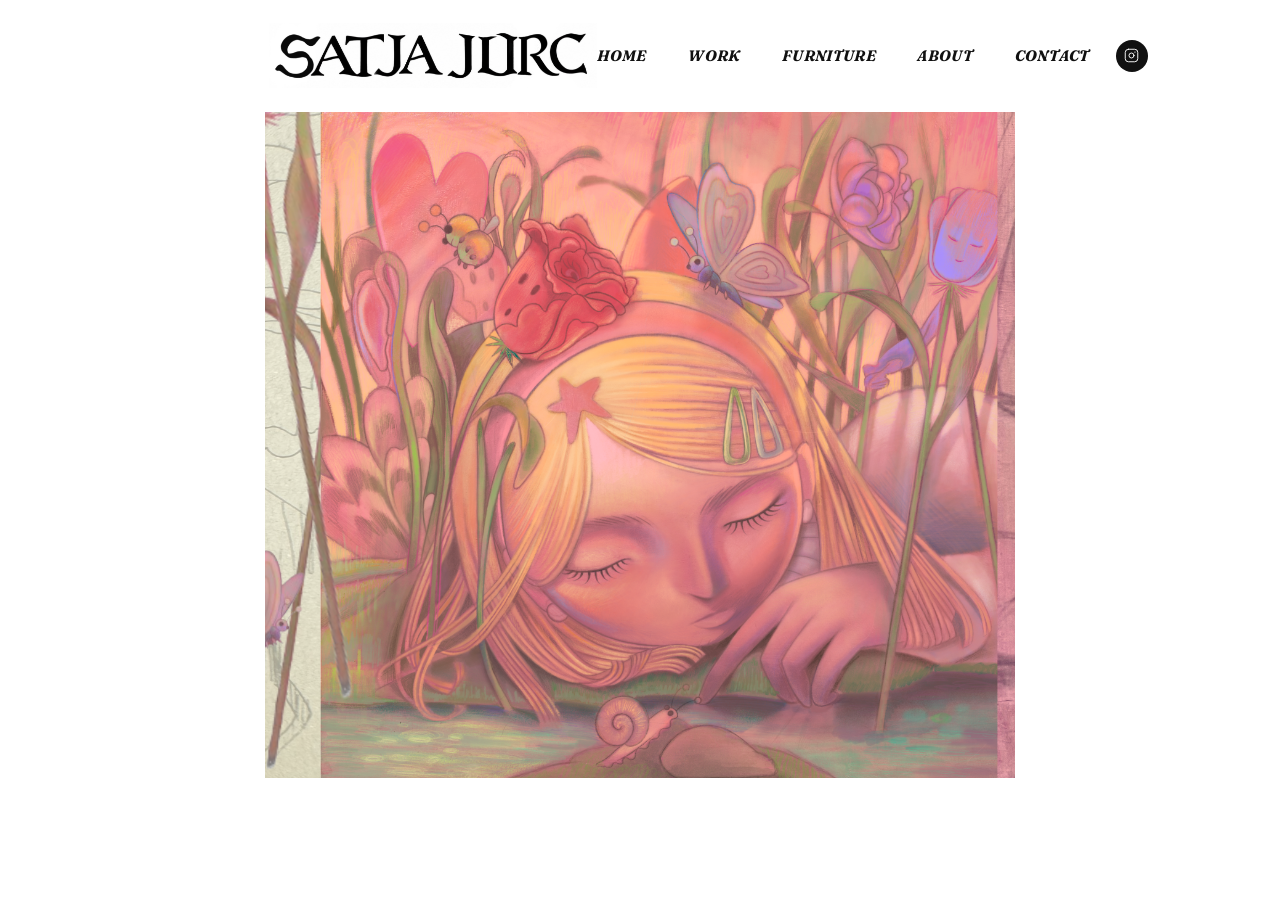
<file: index.html>
<!DOCTYPE html>
<html lang="en">
<head>
  <meta charset="UTF-8">
  <meta name="viewport" content="width=device-width, initial-scale=1.0">
  <title>Satja Jurc</title>
  <link rel="preconnect" href="https://fonts.googleapis.com">
  <link rel="preconnect" href="https://fonts.gstatic.com" crossorigin>
  <link href="https://fonts.googleapis.com/css2?family=Abel&display=block" rel="stylesheet">
  <link href="https://fonts.googleapis.com/css2?family=Fraunces:ital,wght@1,700&display=block" rel="stylesheet">
  <link rel="stylesheet" href="css/style.css">
</head>
<body class="topbar-page home-page">

  <header class="topbar">
    <a href="index.html" class="site-name"><img src="images/name-logo-v2-cropped.png" alt="Satja Jurc" class="site-name-img"></a>

    <div class="topbar-menu">
      <nav class="topbar-nav">
        <a href="index.html" class="active">Home</a>
        <a href="painting.html">Work</a>
        <a href="furniture-design.html">Furniture</a>
        <a href="cv.html">About</a>
        <a href="contact.html">Contact</a>
      </nav>
      <a href="https://www.instagram.com/forbidden_mantra" target="_blank" rel="noopener" class="topbar-instagram" aria-label="Instagram">
        <svg xmlns="http://www.w3.org/2000/svg" width="15" height="15" viewBox="0 0 24 24" fill="none" stroke="currentColor" stroke-width="1.5" stroke-linecap="round" stroke-linejoin="round">
          <rect x="2" y="2" width="20" height="20" rx="5" ry="5"/>
          <circle cx="12" cy="12" r="4"/>
          <circle cx="17.5" cy="6.5" r="1" fill="currentColor" stroke="none"/>
        </svg>
      </a>
    </div>

    <div class="topbar-actions">
      <a href="https://www.instagram.com/forbidden_mantra" target="_blank" rel="noopener" class="topbar-instagram topbar-instagram-bar" aria-label="Instagram">
        <svg xmlns="http://www.w3.org/2000/svg" width="14" height="14" viewBox="0 0 24 24" fill="none" stroke="currentColor" stroke-width="1.5" stroke-linecap="round" stroke-linejoin="round">
          <rect x="2" y="2" width="20" height="20" rx="5" ry="5"/>
          <circle cx="12" cy="12" r="4"/>
          <circle cx="17.5" cy="6.5" r="1" fill="currentColor" stroke="none"/>
        </svg>
      </a>
      <button class="nav-toggle" aria-label="Menu">
        <span></span><span></span><span></span>
      </button>
    </div>
  </header>

  <!-- Mobile-only menu overlay: white panel (~top 80vh) with a close X
       and the nav links, dimmed page content below it (~bottom 20vh).
       Fully covers the topbar (logo/instagram/hamburger) while open —
       see css/style.css's max-width: 700px #mobileMenuOverlay rules and
       js/main.js's nav-toggle IIFE (toggles this element's .open class
       alongside .topbar's). -->
  <div class="mobile-menu-overlay" id="mobileMenuOverlay" aria-hidden="true">
    <div class="mobile-menu-panel">
      <button class="mobile-menu-close" aria-label="Close menu">
        <svg width="22" height="22" viewBox="0 0 24 24" fill="none" stroke="currentColor" stroke-width="1.5" stroke-linecap="round" stroke-linejoin="round"><line x1="18" y1="6" x2="6" y2="18"/><line x1="6" y1="6" x2="18" y2="18"/></svg>
      </button>
      <nav class="mobile-menu-nav">
        <a href="index.html" class="active">Home</a>
        <a href="painting.html">Work</a>
        <a href="furniture-design.html">Furniture</a>
        <a href="cv.html">About</a>
        <a href="contact.html">Contact</a>
      </nav>
    </div>
    <div class="mobile-menu-dim"></div>
  </div>

  <div class="slideshow">
    <div class="slide" style="background-image: url('images/homepage/slide1.png')"></div>
    <div class="slide" style="background-image: url('images/homepage/slide2.png')"></div>
    <div class="slide" style="background-image: url('images/homepage/slide3.png')"></div>
    <div class="slide" style="background-image: url('images/homepage/slide4.png')"></div>
  </div>

  <script src="js/main.js"></script>
</body>
</html>
</file>
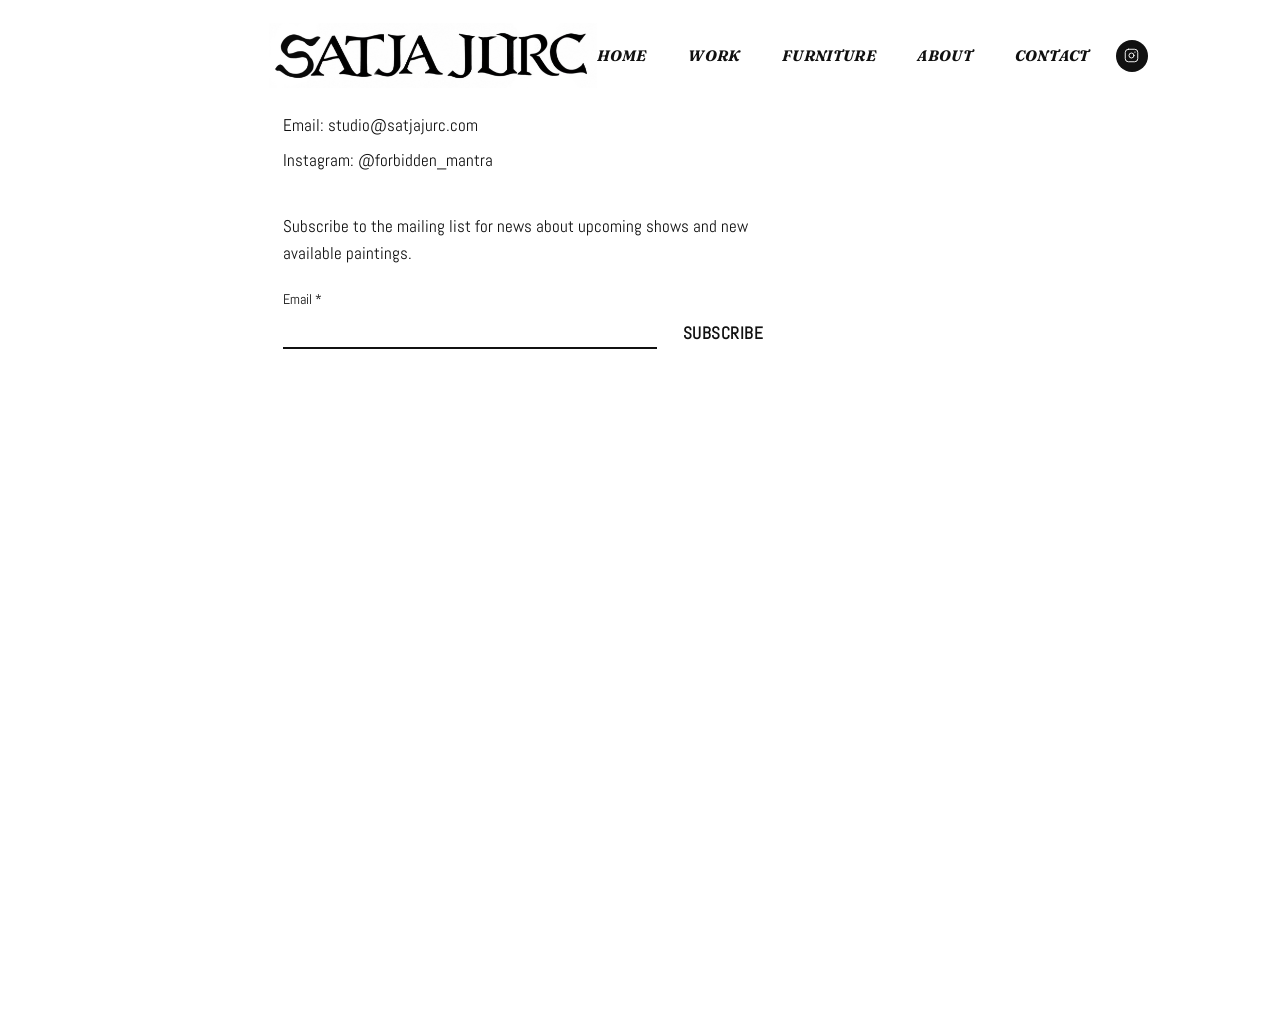
<file: contact.html>
<!DOCTYPE html>
<html lang="en">
<head>
  <meta charset="UTF-8">
  <meta name="viewport" content="width=device-width, initial-scale=1.0">
  <title>Contact — Satja Jurc</title>
  <link rel="preconnect" href="https://fonts.googleapis.com">
  <link rel="preconnect" href="https://fonts.gstatic.com" crossorigin>
  <link href="https://fonts.googleapis.com/css2?family=Abel&display=block" rel="stylesheet">
  <link href="https://fonts.googleapis.com/css2?family=Fraunces:ital,wght@1,700&display=block" rel="stylesheet">
  <link rel="stylesheet" href="css/style.css">
</head>
<body class="topbar-page contact-page">

  <header class="topbar">
    <a href="index.html" class="site-name"><img src="images/name-logo-v2-cropped.png" alt="Satja Jurc" class="site-name-img"></a>

    <div class="topbar-menu">
      <nav class="topbar-nav">
        <a href="index.html">Home</a>
        <a href="painting.html">Work</a>
        <a href="furniture-design.html">Furniture</a>
        <a href="cv.html">About</a>
        <a href="contact.html" class="active">Contact</a>
      </nav>
      <a href="https://www.instagram.com/forbidden_mantra" target="_blank" rel="noopener" class="topbar-instagram" aria-label="Instagram">
        <svg xmlns="http://www.w3.org/2000/svg" width="15" height="15" viewBox="0 0 24 24" fill="none" stroke="currentColor" stroke-width="1.5" stroke-linecap="round" stroke-linejoin="round">
          <rect x="2" y="2" width="20" height="20" rx="5" ry="5"/>
          <circle cx="12" cy="12" r="4"/>
          <circle cx="17.5" cy="6.5" r="1" fill="currentColor" stroke="none"/>
        </svg>
      </a>
    </div>

    <div class="topbar-actions">
      <a href="https://www.instagram.com/forbidden_mantra" target="_blank" rel="noopener" class="topbar-instagram topbar-instagram-bar" aria-label="Instagram">
        <svg xmlns="http://www.w3.org/2000/svg" width="14" height="14" viewBox="0 0 24 24" fill="none" stroke="currentColor" stroke-width="1.5" stroke-linecap="round" stroke-linejoin="round">
          <rect x="2" y="2" width="20" height="20" rx="5" ry="5"/>
          <circle cx="12" cy="12" r="4"/>
          <circle cx="17.5" cy="6.5" r="1" fill="currentColor" stroke="none"/>
        </svg>
      </a>
      <button class="nav-toggle" aria-label="Menu">
        <span></span><span></span><span></span>
      </button>
    </div>
  </header>

  <!-- Mobile-only menu overlay: white panel (~top 80vh) with a close X
       and the nav links, dimmed page content below it (~bottom 20vh).
       Fully covers the topbar (logo/instagram/hamburger) while open —
       see css/style.css's max-width: 700px #mobileMenuOverlay rules and
       js/main.js's nav-toggle IIFE (toggles this element's .open class
       alongside .topbar's). -->
  <div class="mobile-menu-overlay" id="mobileMenuOverlay" aria-hidden="true">
    <div class="mobile-menu-panel">
      <button class="mobile-menu-close" aria-label="Close menu">
        <svg width="22" height="22" viewBox="0 0 24 24" fill="none" stroke="currentColor" stroke-width="1.5" stroke-linecap="round" stroke-linejoin="round"><line x1="18" y1="6" x2="6" y2="18"/><line x1="6" y1="6" x2="18" y2="18"/></svg>
      </button>
      <nav class="mobile-menu-nav">
        <a href="index.html">Home</a>
        <a href="painting.html">Work</a>
        <a href="furniture-design.html">Furniture</a>
        <a href="cv.html">About</a>
        <a href="contact.html" class="active">Contact</a>
      </nav>
    </div>
    <div class="mobile-menu-dim"></div>
  </div>

  <main class="content">
    <div class="contact-wrap">
      <div class="contact-inner">
        <a href="mailto:studio@satjajurc.com">Email: studio@satjajurc.com</a>
        <a href="https://www.instagram.com/forbidden_mantra" target="_blank" rel="noopener">Instagram: @forbidden_mantra</a>
      </div>

      <div class="subscribe-block">
        <p class="subscribe-text">Subscribe to the mailing list for news about upcoming shows and new available paintings.</p>

        <!-- TODO: connect to mailing service — Mailchimp/Buttondown/etc —
             this form currently only validates client-side and does not
             store or send submissions anywhere. See the matching TODO in
             js/main.js's "Subscribe form" handler. -->
        <!-- novalidate removed and type="text" (not "email") used
             deliberately: with type="email" + required and no novalidate,
             the browser's own constraint validation blocks the submit
             event entirely for BOTH an empty field and a badly-formatted
             one, showing its own native message for each case and never
             letting our JS submit handler run — that would swallow the
             custom "Please enter a valid email address!" alert the format
             check below is supposed to produce. type="text" leaves only
             the "required" (empty-field) constraint natively active;
             format checking is left entirely to the JS handler.
             inputmode="email" keeps the mobile "@"-keyboard hint that
             type="email" would otherwise have provided. -->
        <form class="subscribe-form" id="subscribeForm">
          <div class="subscribe-field">
            <label for="subscribeEmail">Email *</label>
            <input type="text" inputmode="email" id="subscribeEmail" name="email" autocomplete="email" required>
          </div>
          <button type="submit" class="subscribe-btn">Subscribe</button>
        </form>

        <p class="subscribe-success" id="subscribeSuccess" hidden>Thanks for subscribing!</p>
      </div>
    </div>
  </main>

  <script src="js/main.js"></script>
</body>
</html>
</file>
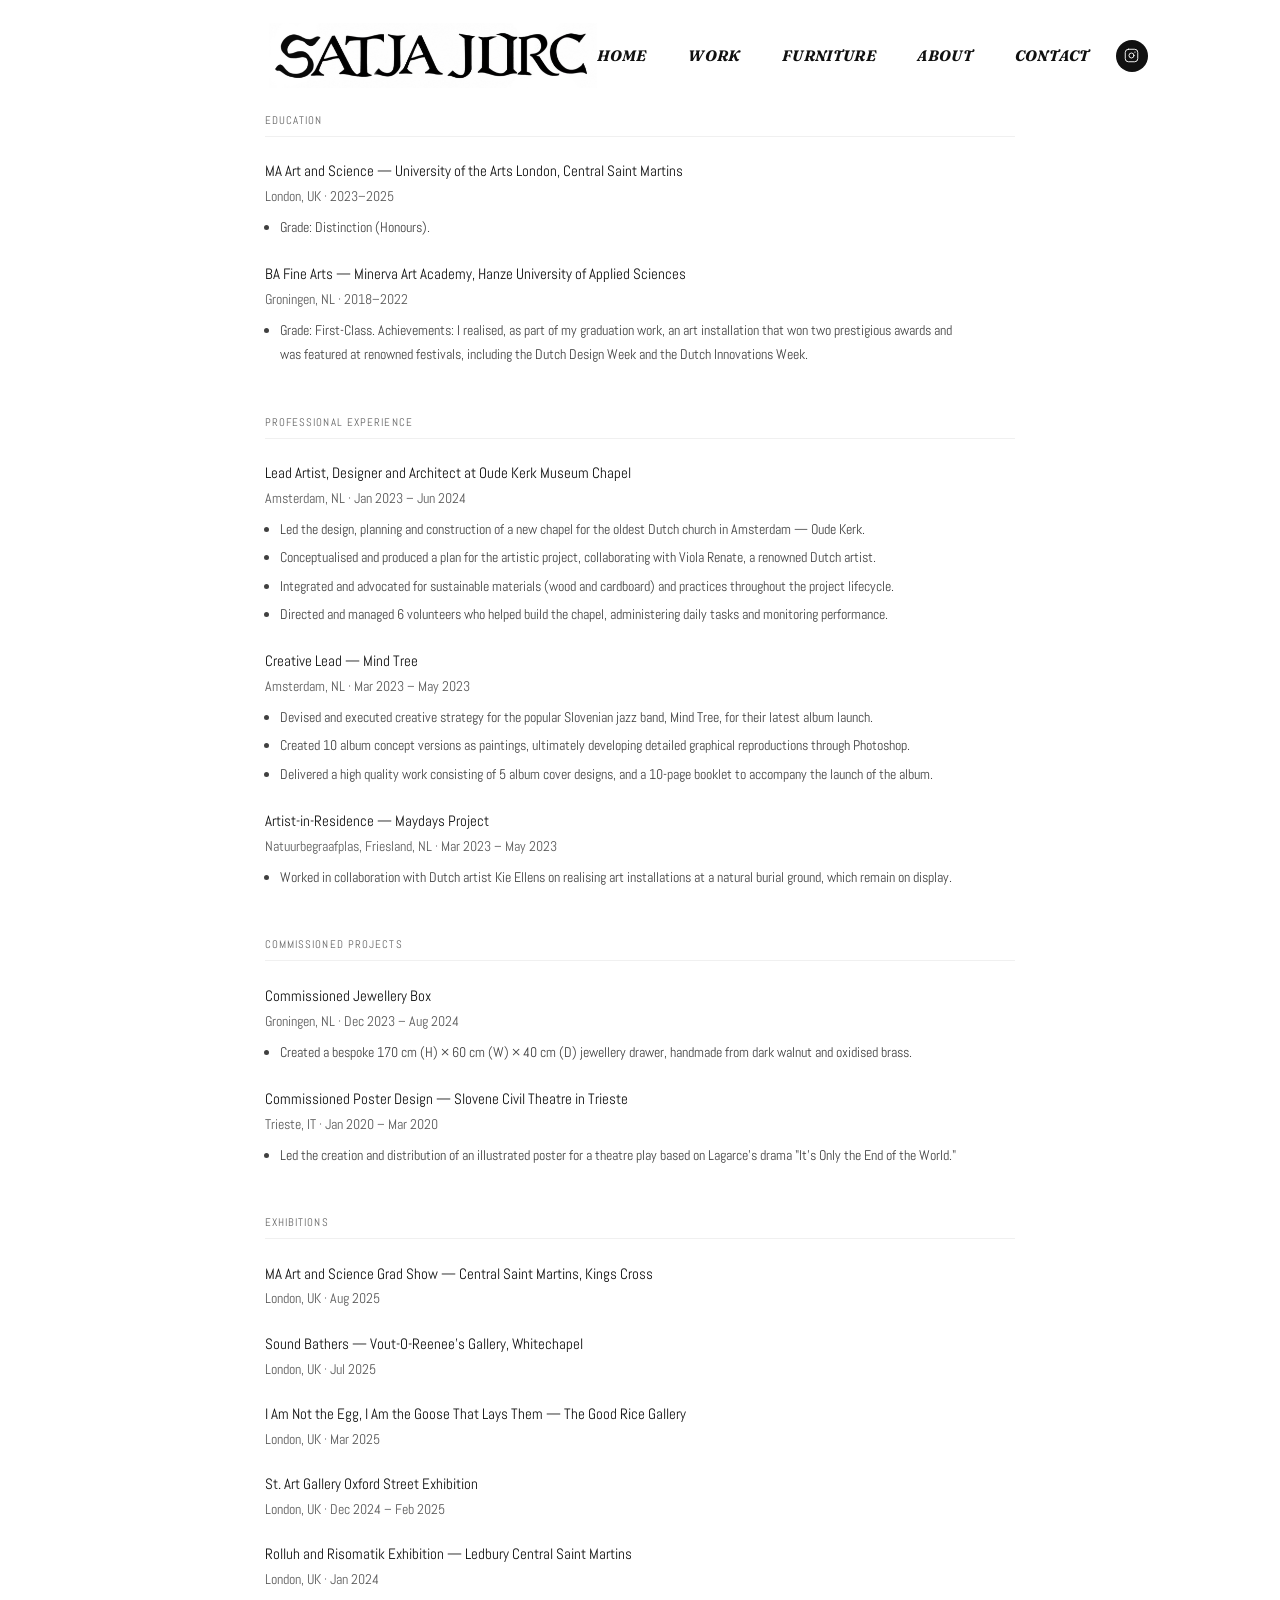
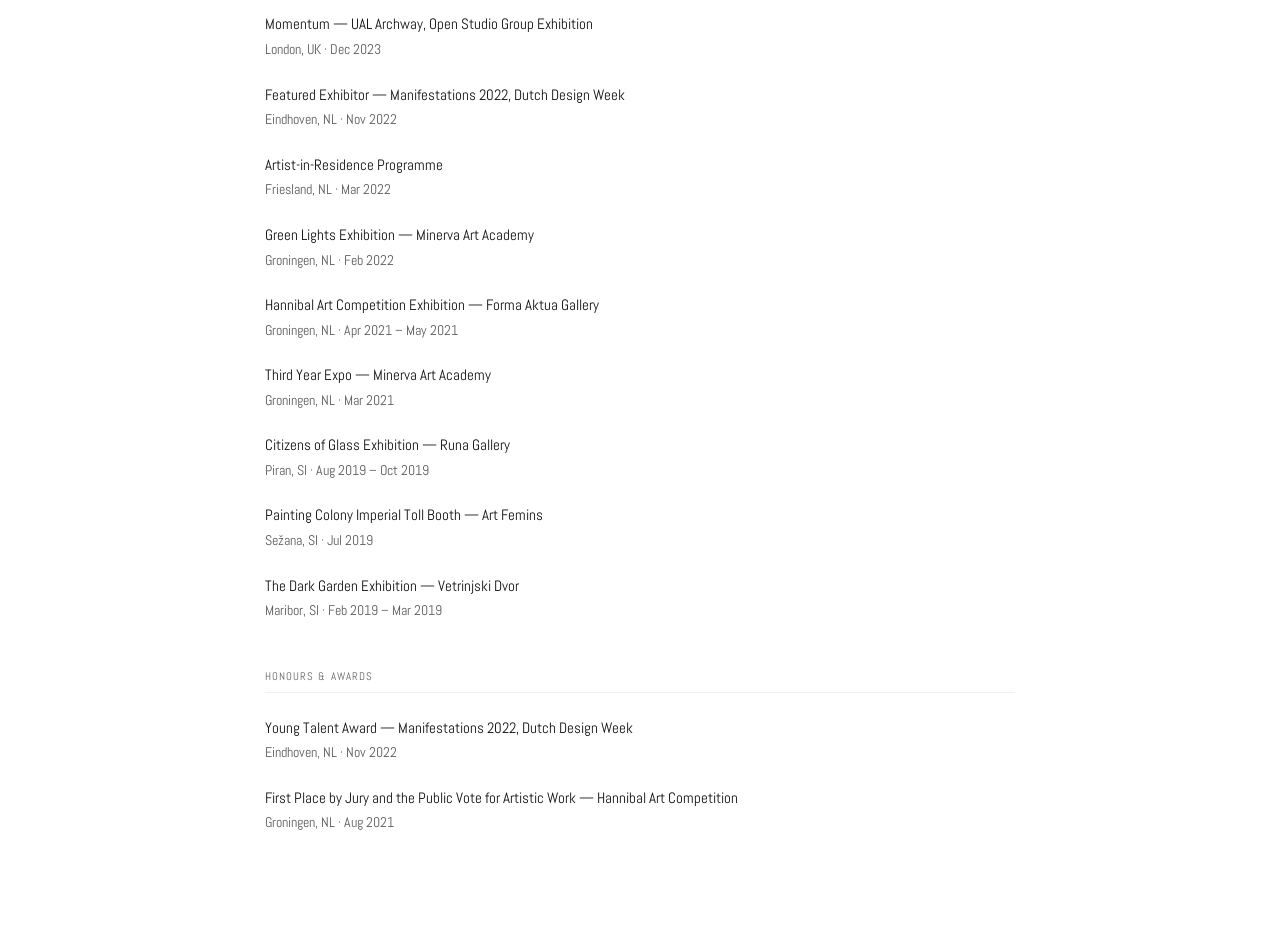
<file: cv.html>
<!DOCTYPE html>
<html lang="en">
<head>
  <meta charset="UTF-8">
  <meta name="viewport" content="width=device-width, initial-scale=1.0">
  <title>CV — Satja Jurc</title>
  <link rel="preconnect" href="https://fonts.googleapis.com">
  <link rel="preconnect" href="https://fonts.gstatic.com" crossorigin>
  <link href="https://fonts.googleapis.com/css2?family=Abel&display=block" rel="stylesheet">
  <link href="https://fonts.googleapis.com/css2?family=Fraunces:ital,wght@1,700&display=block" rel="stylesheet">
  <link rel="stylesheet" href="css/style.css">
</head>
<body class="topbar-page cv-page">

  <header class="topbar">
    <a href="index.html" class="site-name"><img src="images/name-logo-v2-cropped.png" alt="Satja Jurc" class="site-name-img"></a>

    <div class="topbar-menu">
      <nav class="topbar-nav">
        <a href="index.html">Home</a>
        <a href="painting.html">Work</a>
        <a href="furniture-design.html">Furniture</a>
        <a href="cv.html" class="active">About</a>
        <a href="contact.html">Contact</a>
      </nav>
      <a href="https://www.instagram.com/forbidden_mantra" target="_blank" rel="noopener" class="topbar-instagram" aria-label="Instagram">
        <svg xmlns="http://www.w3.org/2000/svg" width="15" height="15" viewBox="0 0 24 24" fill="none" stroke="currentColor" stroke-width="1.5" stroke-linecap="round" stroke-linejoin="round">
          <rect x="2" y="2" width="20" height="20" rx="5" ry="5"/>
          <circle cx="12" cy="12" r="4"/>
          <circle cx="17.5" cy="6.5" r="1" fill="currentColor" stroke="none"/>
        </svg>
      </a>
    </div>

    <div class="topbar-actions">
      <a href="https://www.instagram.com/forbidden_mantra" target="_blank" rel="noopener" class="topbar-instagram topbar-instagram-bar" aria-label="Instagram">
        <svg xmlns="http://www.w3.org/2000/svg" width="14" height="14" viewBox="0 0 24 24" fill="none" stroke="currentColor" stroke-width="1.5" stroke-linecap="round" stroke-linejoin="round">
          <rect x="2" y="2" width="20" height="20" rx="5" ry="5"/>
          <circle cx="12" cy="12" r="4"/>
          <circle cx="17.5" cy="6.5" r="1" fill="currentColor" stroke="none"/>
        </svg>
      </a>
      <button class="nav-toggle" aria-label="Menu">
        <span></span><span></span><span></span>
      </button>
    </div>
  </header>

  <!-- Mobile-only menu overlay: white panel (~top 80vh) with a close X
       and the nav links, dimmed page content below it (~bottom 20vh).
       Fully covers the topbar (logo/instagram/hamburger) while open —
       see css/style.css's max-width: 700px #mobileMenuOverlay rules and
       js/main.js's nav-toggle IIFE (toggles this element's .open class
       alongside .topbar's). -->
  <div class="mobile-menu-overlay" id="mobileMenuOverlay" aria-hidden="true">
    <div class="mobile-menu-panel">
      <button class="mobile-menu-close" aria-label="Close menu">
        <svg width="22" height="22" viewBox="0 0 24 24" fill="none" stroke="currentColor" stroke-width="1.5" stroke-linecap="round" stroke-linejoin="round"><line x1="18" y1="6" x2="6" y2="18"/><line x1="6" y1="6" x2="18" y2="18"/></svg>
      </button>
      <nav class="mobile-menu-nav">
        <a href="index.html">Home</a>
        <a href="painting.html">Work</a>
        <a href="furniture-design.html">Furniture</a>
        <a href="cv.html" class="active">About</a>
        <a href="contact.html">Contact</a>
      </nav>
    </div>
    <div class="mobile-menu-dim"></div>
  </div>

  <main class="content">
    <div class="cv-wrap">

      <section class="cv-section">
        <h2>Education</h2>

        <div class="cv-entry-block">
          <p class="cv-entry-title">MA Art and Science — University of the Arts London, Central Saint Martins</p>
          <p class="cv-entry-sub">London, UK · 2023–2025</p>
          <ul class="cv-entry-list">
            <li>Grade: Distinction (Honours).</li>
          </ul>
        </div>

        <div class="cv-entry-block">
          <p class="cv-entry-title">BA Fine Arts — Minerva Art Academy, Hanze University of Applied Sciences</p>
          <p class="cv-entry-sub">Groningen, NL · 2018–2022</p>
          <ul class="cv-entry-list">
            <li>Grade: First-Class. Achievements: I realised, as part of my graduation work, an art installation that won two prestigious awards and was featured at renowned festivals, including the Dutch Design Week and the Dutch Innovations Week.</li>
          </ul>
        </div>
      </section>

      <section class="cv-section">
        <h2>Professional Experience</h2>

        <div class="cv-entry-block">
          <p class="cv-entry-title">Lead Artist, Designer and Architect at Oude Kerk Museum Chapel</p>
          <p class="cv-entry-sub">Amsterdam, NL · Jan 2023 – Jun 2024</p>
          <ul class="cv-entry-list">
            <li>Led the design, planning and construction of a new chapel for the oldest Dutch church in Amsterdam — Oude Kerk.</li>
            <li>Conceptualised and produced a plan for the artistic project, collaborating with Viola Renate, a renowned Dutch artist.</li>
            <li>Integrated and advocated for sustainable materials (wood and cardboard) and practices throughout the project lifecycle.</li>
            <li>Directed and managed 6 volunteers who helped build the chapel, administering daily tasks and monitoring performance.</li>
          </ul>
        </div>

        <div class="cv-entry-block">
          <p class="cv-entry-title">Creative Lead — Mind Tree</p>
          <p class="cv-entry-sub">Amsterdam, NL · Mar 2023 – May 2023</p>
          <ul class="cv-entry-list">
            <li>Devised and executed creative strategy for the popular Slovenian jazz band, Mind Tree, for their latest album launch.</li>
            <li>Created 10 album concept versions as paintings, ultimately developing detailed graphical reproductions through Photoshop.</li>
            <li>Delivered a high quality work consisting of 5 album cover designs, and a 10-page booklet to accompany the launch of the album.</li>
          </ul>
        </div>

        <div class="cv-entry-block">
          <p class="cv-entry-title">Artist-in-Residence — Maydays Project</p>
          <p class="cv-entry-sub">Natuurbegraafplas, Friesland, NL · Mar 2023 – May 2023</p>
          <ul class="cv-entry-list">
            <li>Worked in collaboration with Dutch artist Kie Ellens on realising art installations at a natural burial ground, which remain on display.</li>
          </ul>
        </div>
      </section>

      <section class="cv-section">
        <h2>Commissioned Projects</h2>

        <div class="cv-entry-block">
          <p class="cv-entry-title">Commissioned Jewellery Box</p>
          <p class="cv-entry-sub">Groningen, NL · Dec 2023 – Aug 2024</p>
          <ul class="cv-entry-list">
            <li>Created a bespoke 170 cm (H) × 60 cm (W) × 40 cm (D) jewellery drawer, handmade from dark walnut and oxidised brass.</li>
          </ul>
        </div>

        <div class="cv-entry-block">
          <p class="cv-entry-title">Commissioned Poster Design — Slovene Civil Theatre in Trieste</p>
          <p class="cv-entry-sub">Trieste, IT · Jan 2020 – Mar 2020</p>
          <ul class="cv-entry-list">
            <li>Led the creation and distribution of an illustrated poster for a theatre play based on Lagarce's drama "It's Only the End of the World."</li>
          </ul>
        </div>
      </section>

      <section class="cv-section">
        <h2>Exhibitions</h2>

        <div class="cv-entry-block">
          <p class="cv-entry-title">MA Art and Science Grad Show — Central Saint Martins, Kings Cross</p>
          <p class="cv-entry-sub">London, UK · Aug 2025</p>
        </div>
        <div class="cv-entry-block">
          <p class="cv-entry-title">Sound Bathers — Vout-O-Reenee's Gallery, Whitechapel</p>
          <p class="cv-entry-sub">London, UK · Jul 2025</p>
        </div>
        <div class="cv-entry-block">
          <p class="cv-entry-title">I Am Not the Egg, I Am the Goose That Lays Them — The Good Rice Gallery</p>
          <p class="cv-entry-sub">London, UK · Mar 2025</p>
        </div>
        <div class="cv-entry-block">
          <p class="cv-entry-title">St. Art Gallery Oxford Street Exhibition</p>
          <p class="cv-entry-sub">London, UK · Dec 2024 – Feb 2025</p>
        </div>
        <div class="cv-entry-block">
          <p class="cv-entry-title">Rolluh and Risomatik Exhibition — Ledbury Central Saint Martins</p>
          <p class="cv-entry-sub">London, UK · Jan 2024</p>
        </div>
        <div class="cv-entry-block">
          <p class="cv-entry-title">Momentum — UAL Archway, Open Studio Group Exhibition</p>
          <p class="cv-entry-sub">London, UK · Dec 2023</p>
        </div>
        <div class="cv-entry-block">
          <p class="cv-entry-title">Featured Exhibitor — Manifestations 2022, Dutch Design Week</p>
          <p class="cv-entry-sub">Eindhoven, NL · Nov 2022</p>
        </div>
        <div class="cv-entry-block">
          <p class="cv-entry-title">Artist-in-Residence Programme</p>
          <p class="cv-entry-sub">Friesland, NL · Mar 2022</p>
        </div>
        <div class="cv-entry-block">
          <p class="cv-entry-title">Green Lights Exhibition — Minerva Art Academy</p>
          <p class="cv-entry-sub">Groningen, NL · Feb 2022</p>
        </div>
        <div class="cv-entry-block">
          <p class="cv-entry-title">Hannibal Art Competition Exhibition — Forma Aktua Gallery</p>
          <p class="cv-entry-sub">Groningen, NL · Apr 2021 – May 2021</p>
        </div>
        <div class="cv-entry-block">
          <p class="cv-entry-title">Third Year Expo — Minerva Art Academy</p>
          <p class="cv-entry-sub">Groningen, NL · Mar 2021</p>
        </div>
        <div class="cv-entry-block">
          <p class="cv-entry-title">Citizens of Glass Exhibition — Runa Gallery</p>
          <p class="cv-entry-sub">Piran, SI · Aug 2019 – Oct 2019</p>
        </div>
        <div class="cv-entry-block">
          <p class="cv-entry-title">Painting Colony Imperial Toll Booth — Art Femins</p>
          <p class="cv-entry-sub">Sežana, SI · Jul 2019</p>
        </div>
        <div class="cv-entry-block">
          <p class="cv-entry-title">The Dark Garden Exhibition — Vetrinjski Dvor</p>
          <p class="cv-entry-sub">Maribor, SI · Feb 2019 – Mar 2019</p>
        </div>
      </section>

      <section class="cv-section">
        <h2>Honours &amp; Awards</h2>

        <div class="cv-entry-block">
          <p class="cv-entry-title">Young Talent Award — Manifestations 2022, Dutch Design Week</p>
          <p class="cv-entry-sub">Eindhoven, NL · Nov 2022</p>
        </div>
        <div class="cv-entry-block">
          <p class="cv-entry-title">First Place by Jury and the Public Vote for Artistic Work — Hannibal Art Competition</p>
          <p class="cv-entry-sub">Groningen, NL · Aug 2021</p>
        </div>
      </section>

    </div>
  </main>

  <script src="js/main.js"></script>
</body>
</html>
</file>
<file: css/style.css>
/* ─── BASE ─────────────────────────────────────────────────── */
*, *::before, *::after { box-sizing: border-box; margin: 0; padding: 0; }

:root {
  --sb: 260px;
  --topbar: calc((2.2cm / 0.7 * 0.8 * 0.8) * 1.3 + 1rem);
}

html { font-size: 13px; }

body {
  background: #fff;
  color: #111;
  font-family: 'Abel', Arial, Verdana, sans-serif;
  font-weight: 400;
  line-height: 1.6;
  -webkit-font-smoothing: antialiased;
}

a { color: inherit; text-decoration: none; }

.site-name {
  font-size: calc(2.2cm / 0.7 * 0.8 * 0.8);
  font-weight: 300;
  letter-spacing: 0.01em;
  color: #111;
  display: block;
  margin-bottom: 0;
  flex-shrink: 0;
  line-height: 1.3;
  text-transform: uppercase;
}

/* Logotype image inside .site-name — using name-logo-final.png, a
   hard-thresholded (pure black/white, no anti-aliasing) version of the
   cropped source. This replaced an earlier filter:contrast(3) approach,
   which fixed the "too gray" look but amplified JPEG compression noise
   into a visible ridged texture on the letters — thresholding the pixels
   directly at the source eliminates the noise instead of amplifying it.
   Verified across the full desktop width range (701px-1920px): the flex
   layout auto-shifts the nav's left edge to track the logo's right edge
   (never a true negative/overlapping gap, even at 70px), so 65px is safe
   everywhere. Narrower desktop windows (~700-1000px) end up with 0px
   breathing room (logo flush against "HOME"), wide windows (1400px+)
   have generous space — this is an inherent tradeoff of the nav's own
   width (from earlier font-size/gap increases) eating up the available
   room at narrow viewports, not an overlap bug. */
.site-name-img {
  height: 65px;
  width: auto;
  display: block;
}

/* Hamburger — hidden on desktop */
.nav-toggle {
  display: none;
  flex-direction: column;
  gap: 5px;
  background: none;
  border: none;
  cursor: pointer;
  padding: 4px;
  flex-shrink: 0;
  margin-left: auto;
}

.nav-toggle span {
  display: block;
  width: 18px;
  height: 1px;
  background: #111;
  transition: transform 0.26s, opacity 0.26s;
}

.nav-toggle.open span:nth-child(1) { transform: translateY(6px) rotate(45deg); }
.nav-toggle.open span:nth-child(2) { opacity: 0; }
.nav-toggle.open span:nth-child(3) { transform: translateY(-6px) rotate(-45deg); }

/* ─── TOP BAR (pages with body.topbar-page) ───────────────────── */
/* Fixed bar: name + inline nav row (desktop) or name + hamburger-
   revealed dropdown (mobile). On the homepage the slideshow sits in a
   contained frame below it instead of filling the screen; on other
   topbar-page pages, .content sits below it instead. */
.topbar {
  position: fixed;
  top: 0;
  left: 0;
  right: 0;
  height: var(--topbar);
  display: flex;
  align-items: center;
  justify-content: space-between;
  padding: 0 calc(4rem - 1cm + 2cm);
  background: #fff;
  z-index: 200;
}

.topbar-menu {
  display: flex;
  align-items: center;
  gap: 2rem;
}

.topbar-nav {
  display: flex;
  align-items: center;
  gap: 3.2rem;
}

.topbar-nav a {
  font-family: 'Fraunces', serif;
  font-style: italic;
  font-size: 1.163rem;
  font-weight: 700;
  color: #111;
  letter-spacing: 0.02em;
  text-transform: uppercase;
  transition: color 0.15s;
}


.topbar-instagram {
  display: flex;
  align-items: center;
  justify-content: center;
  width: 32px;
  height: 32px;
  border-radius: 50%;
  background: #111;
  color: #fff;
  flex-shrink: 0;
  transition: opacity 0.15s;
}

.topbar-instagram:hover { opacity: 0.7; }

/* .topbar-actions wraps the mobile instagram-bar icon and the hamburger
   button (every page's topbar now has this — index.html, painting.html,
   furniture-design.html, cv.html, contact.html). On desktop both children
   stay display:none, but the wrapper div itself was still a real
   (0-width) flex item under .topbar's justify-content: space-between —
   turning what should be 2 flex items (site-name, topbar-menu) into 3,
   which pulled .topbar-menu left of the true right edge instead of flush
   against it. display: contents removes the wrapper's own box so its
   (still display:none) children are excluded from flex layout
   individually, restoring the original 2-item layout and the flush right
   edge — on every page, since this rule isn't scoped to any one of them.
   The mobile media query below already overrides this back to
   display:flex for the icon+hamburger grouping, so mobile is unaffected. */
.topbar-actions { display: contents; }

/* Mobile-only duplicate of .topbar-instagram (each page's .topbar-actions),
   sitting next to the hamburger instead of inside the dropdown. Hidden by
   default here — same base-hidden/media-query-revealed pattern as
   .nav-toggle above — so desktop, which never enters the mobile media
   query, never sees it; only the original inside .topbar-menu renders
   there, unchanged. Applies to every page, same reasoning as above. */
.topbar-instagram-bar { display: none; }

/* ─── CONTENT AREA ─────────────────────────────────────────── */
.content {
  margin-left: var(--sb);
  min-height: 100vh;
}

/* Pages using the top bar instead of the sidebar: content clears the
   fixed bar from the top instead of being offset from the left. */
body.topbar-page .content {
  margin-left: 0;
  margin-top: var(--topbar);
}

/* Gallery detail viewer: account for the fixed top bar's height so the
   sticky thumbnail strip and large image still fit within the viewport
   exactly as they did against the old sidebar (mechanics unchanged).
   max-height (not height) since .detail-img-wrap now hugs the image's
   own size instead of being a fixed box — this just caps how large
   that hugged box is allowed to grow before the image itself has to
   scale down. */
body.topbar-page .detail-img-wrap {
  max-height: calc(100vh - 140px - var(--topbar));
}

body.topbar-page .detail-img {
  max-height: calc(100vh - 140px - var(--topbar));
}

@media (min-width: 701px) {
  /* Gallery-viewer pages (painting.html, furniture-design.html):
     right-align the large image and its caption (instead of centering
     them) so their right edge lines up with the Instagram icon's right
     edge at any viewport width — centering plus a fixed offset only
     lined up at one specific window width. justify-content (grid) is
     the equivalent of the old align-items: flex-end (flex) now that
     .detail-main is a single-column grid. */
  body.painting-page .detail-main,
  body.furniture-page .detail-main {
    justify-content: end;
  }

  /* painting.html and furniture-design.html: consolidated into single
     shared rules (previously duplicated per page with different values,
     which drifted out of sync) — both pages' viewers are now byte-for-
     byte identical. Image/info right inset recalculated for the 7cm
     top-bar inset (gallery-detail's own 4rem right padding + this
     inset = 7cm total, matching the Instagram icon's right edge).

     This is padding-right on .detail-main (the grid container), NOT
     margin-right on the individual items as it used to be — CSS Grid
     factors an item's own margin into how wide an auto/max-content
     column gets sized, so equal margin-right on both .detail-img-wrap
     and .detail-info was inflating the shared column past the image's
     real width, making .detail-info's width:100% wider than the image
     by exactly that margin amount instead of matching it. Container
     padding insets the whole grid without that side effect. */
  body.painting-page .detail-main,
  body.furniture-page .detail-main {
    padding-right: calc(7cm - 4rem);
  }

  /* Image narrowed by 2cm off the right side. Rendered width is min(100%
     of .detail-main's available cross-size, max-width) — at medium-narrow
     windows the 100% figure binds (see the base .detail-img-wrap/.detail-img
     rules for why this is now an actual min(), not just this comment's
     description of one — it used to be just a fixed calc() here with no
     100% counterpart, which let wide images overflow past the thumbnail
     column at ~1000-1300px windows since nothing capped them to the space
     .detail-main actually had); at wide windows (>~1387px, where
     .detail-main's cross-size alone exceeds 820px) the calc() cap binds
     instead. Both must be reduced by 2cm, or wide windows fall back to the
     un-reduced 820px cap and silently undo the fix. Since the right edge
     is anchored by align-items:flex-end above (and margin-right is
     unchanged), shrinking width/max-width alone keeps the right edge
     locked to the Instagram icon's edge and only pulls the left edge
     inward — no separate horizontal shift needed.

     .detail-img-wrap no longer sets width here (it's fit-content from
     the base rule, so it can hug images of any shape) — only max-width
     carries over, capping how wide the hugged box may grow. .detail-info
     no longer needs a page-specific override at all: it's width:100% of
     the shared grid column (see .detail-main), which .detail-img-wrap's
     max-width here already caps — so .detail-info's width automatically
     tracks whatever the image's actual rendered width ends up being. */
  body.painting-page .detail-img-wrap,
  body.furniture-page .detail-img-wrap {
    max-width: min(calc(820px - 2cm), 100%);
  }

  body.painting-page .detail-img,
  body.furniture-page .detail-img {
    max-width: min(calc(820px - 2cm), 100%);
  }

  /* homepage, painting.html, furniture-design.html, cv.html, and
     contact.html: top-bar group at a flat 7cm inset each side
     (painting.html's grid landing view and cv.html/contact.html's
     content below use the same 7cm, copied exactly from the homepage). */
  body.home-page .topbar,
  body.painting-page .topbar,
  body.furniture-page .topbar,
  body.cv-page .topbar,
  body.contact-page .topbar {
    padding-left: 7cm;
    padding-right: 7cm;
  }

  body.topbar-page .detail-left { top: calc(var(--topbar) + 38px); }
  body.topbar-page .thumb-col { height: calc(100vh - var(--topbar) - 38px); }

  /* painting.html and furniture-design.html: thumbnail column left inset
     recalculated for the 7cm top-bar inset (gallery-detail's own 5rem
     left padding + this margin = 7cm total, matching the name's left
     edge). */
  body.painting-page .detail-left,
  body.furniture-page .detail-left {
    margin-left: calc(7cm - 5rem);
  }

}

/* ─── SLIDESHOW (home only) ────────────────────────────────── */
.slideshow {
  position: relative;
  margin: var(--topbar) 7cm calc(4rem - 1cm);
  height: 74vh;
  overflow: hidden;
  z-index: 0;
}

.slide {
  position: absolute;
  inset: 0;
  background-size: cover;
  background-position: center;
  opacity: 0;
  transition: opacity 1.8s ease;
}

.slide.active { opacity: 1; }

.slide:nth-child(1) { background-color: #b8b8b8; }
.slide:nth-child(2) { background-color: #c9c9c9; }
.slide:nth-child(3) { background-color: #ababab; }
.slide:nth-child(4) { background-color: #d1d1d1; }
.slide:nth-child(5) { background-color: #bfbfbf; }

/* ─── GALLERY — single column, stacked ────────────────────── */
.gallery-stack {
  padding: 38px 5rem 9rem;
}

.stack-item {
  margin-bottom: 6rem;
  cursor: pointer;
}

.stack-item:last-child { margin-bottom: 0; }

.img-wrap {
  background: #e2e2e2;
  aspect-ratio: 4 / 3;
  overflow: hidden;
  margin-bottom: 1rem;
  max-width: 820px;
}

.img-wrap img {
  width: 100%;
  height: 100%;
  object-fit: cover;
  display: block;
  opacity: 0;
  transition: opacity 0.5s;
}

.img-wrap img.loaded { opacity: 1; }

.stack-item:hover .img-wrap { opacity: 0.9; }

.caption {
  font-size: 0.923rem;
  line-height: 1.6;
  color: rgba(0, 0, 0, 0.4);
  max-width: 820px;
}

.caption strong {
  font-weight: 400;
  color: #111;
  display: block;
}

/* ─── SERIES LANDING (painting.html) — masonry grids per series ──── */
.series-landing {
  padding: 0 7cm 9rem;
}

.series-section {
  margin-bottom: 5rem;
}

.series-section:last-child {
  margin-bottom: 0;
}

.series-heading {
  font-size: 1.85rem;
  font-weight: 400;
  color: #111;
  letter-spacing: 0.01em;
  margin-bottom: 1.8rem;
}

.series-grid {
  display: grid;
  grid-template-columns: repeat(5, 1fr);
  grid-auto-rows: 1px;
  grid-auto-flow: dense;
  column-gap: 1.4rem;
  row-gap: 0;
}

.series-item {
  display: block;
  margin-bottom: 1.4rem;
  background: #e2e2e2;
  border: 1px solid #e4e4e4;
  overflow: hidden;
  cursor: pointer;
  transition: opacity 0.2s;
}

.series-item:hover { opacity: 0.9; }

/* Bento-style masonry: card width AND height both vary per position
   (a 5-column grid with 1- or 2-column spans + varying row-span pixel
   heights), instead of the old equal-width columns layout. grid-auto-rows
   is 1px so each row-span value below is the card's height in pixels;
   row-gap stays 0 (grid gaps compound across every spanned row-track,
   which would otherwise massively inflate tall cards) and the visual
   gap between stacked cards comes from .series-item's own margin-bottom. */
.series-item:nth-child(5n+1) { grid-column: span 2; grid-row: span 420; }
.series-item:nth-child(5n+2) { grid-column: span 1; grid-row: span 240; }
.series-item:nth-child(5n+3) { grid-column: span 1; grid-row: span 320; }
.series-item:nth-child(5n+4) { grid-column: span 2; grid-row: span 220; }
.series-item:nth-child(5n+5) { grid-column: span 1; grid-row: span 270; }

.series-item img {
  width: 100%;
  height: 100%;
  object-fit: cover;
  display: block;
  opacity: 0;
  transition: opacity 0.5s;
}

.series-item img.loaded { opacity: 1; }

/* "Eternal Sunshine" and "The Beginning of the End" — true masonry
   instead of the bento grid above. Both share the same item-level
   rules (no background/border/margin, image sizes to its own aspect
   ratio via width:100%/height:auto — no forced box, no object-fit),
   but their outer structure differs, so .series-grid/.series-col stay
   Eternal-Sunshine-only below while Beginning-of-the-End gets its own
   block further down.
   Higher specificity than the plain .series-grid/.series-item/nth-child
   rules above (and the mobile equivalents further down) lets both
   sections' rules win at every viewport without media-query copies. */
.series-section[data-series="eternal-sunshine"] .series-grid {
  display: flex;
  gap: 1.4rem;
}

.series-section[data-series="eternal-sunshine"] .series-col {
  display: flex;
  flex-direction: column;
  gap: 1.4rem;
  flex: 1 1 0;
}

.series-section[data-series="eternal-sunshine"] .series-item,
.series-section[data-series="beginning-of-the-end"] .series-item {
  display: block;
  margin-bottom: 0;
  background: none;
  border: none;
}

.series-section[data-series="eternal-sunshine"] .series-item img,
.series-section[data-series="beginning-of-the-end"] .series-item img {
  width: 100%;
  height: auto;
}

/* "The Beginning of the End" — 5 fully self-contained rows, stacked
   top to bottom. "Self-contained" is the key property: every row
   starts and ends at its own height and nothing spans or persists
   across rows, so there's no way for one part of a row to run out of
   content while another keeps going (that's what broke the earlier
   attempt at a continuous multi-row sidebar — two independently-
   changing-height columns can't stay visually balanced in plain CSS).
   .series-grid stacks the 5 rows. .row-3col / .row-2col are simple
   rows of equal-width single-item columns (3 or 2 across). .row-split
   is Row 2 specifically: a 2-column row where each column is itself a
   vertical stack of several items (3 left / 2 right) rather than one
   item — .split-col is that inner stack, flex:1 1 0 so both stacks
   are equal width, with plain .series-item children filling that
   width directly (no separate width hack needed, unlike the earlier
   .series-stack bug, because .split-col's own flex-basis already IS
   the width we want its items to fill — nothing above it is wider). */
.series-section[data-series="beginning-of-the-end"] .series-grid {
  display: flex;
  flex-direction: column;
  gap: 1.4rem;
}

/* align-items: flex-start (not the flex default of stretch) matters
   here: without it, whichever image in a row is shorter than its
   tallest row-mate gets its own item box stretched to match — but
   since .series-item img is height:auto (sized to its own aspect
   ratio, never filled to the box), the image itself doesn't grow to
   fill that stretched box, leaving invisible empty space below the
   shorter image before the next row even starts. Same bug class as
   the Eternal Sunshine pair fix earlier this session, just here on
   every row instead of one pinned pair. Note: this still leaves the
   inherent row-based tradeoff that the row's own total height is set
   by its tallest member, so a much shorter row-mate can still have
   visible space below it before the next row starts — that's not
   fixable within a row-based structure (see the independent-columns
   test this session, reverted back to this row-based version). */
.series-section[data-series="beginning-of-the-end"] .row-3col,
.series-section[data-series="beginning-of-the-end"] .row-2col,
.series-section[data-series="beginning-of-the-end"] .row-split {
  display: flex;
  align-items: flex-start;
  gap: 1.4rem;
}

/* Standalone rule — deliberately NOT merged into the shared
   .row-3col, .row-2col, .row-split selector above, and deliberately
   targeting .col-large specifically rather than the whole .row-split:
   pulling the entire row up (both columns) also dragged the left
   column (4,5,6) up into image 1's space, since that column shares
   image 1's x-range — this column doesn't (col-large sits entirely to
   the right of image 1, under images 2/3 instead), so it can move up
   on its own with no overlap risk against image 1 at any distance.
   -73.8px brings it to 18.2px (the standard gap) below image 3's
   bottom specifically, which is the binding constraint here (image 3
   sits lowest of the two images col-large is under). */
.series-section[data-series="beginning-of-the-end"] .split-col.col-large {
  margin-top: -73.8px;
}

/* Same fix, same reasoning, applied to Row 4's columns 1 and 2: item 11
   (Row 3's tall figure-portrait piece, column 3) sets Row 3's actual
   box height at 454.4px, but items 9 and 10 (columns 1 and 2) are only
   ~317px tall, leaving dead space below them before Row 4 starts in
   those columns — the container-to-container gap measures a clean
   18.2px, so this is purely a shorter-row-mate issue, not a shared-rule
   problem. Pulling items 12/13 (not item 14, which sits below item 11
   and is already correctly positioned) up by the measured 137.3px
   brings them to the standard 18.2px gap below items 9/10. Standalone
   rule, not merged into the shared .row-3col > .series-item selector
   (which only sets flex:1 1 0) — same isolation approach as col-large
   above. */
.series-section[data-series="beginning-of-the-end"] .series-item[data-order="12"],
.series-section[data-series="beginning-of-the-end"] .series-item[data-order="13"] {
  margin-top: -137.3px;
}

/* Same fix again, Row 4 → Row 5 this time: item 14 (Row 4's column 3,
   373.8px) is tallest and sets Row 4's box height; items 12/13 are
   ~317px, so item 15 (which sits under columns 1+2, x-range 264.6-
   913.7 — doesn't reach item 14's column at 937.9-1256.4, so no
   overlap risk) has dead space above it. Item 16 sits under item 14
   and is already correctly positioned, so it's untouched. Standalone
   rule, not merged into .row-2col > .series-item or .item-large. */
.series-section[data-series="beginning-of-the-end"] .series-item[data-order="15"] {
  margin-top: -193.9px;
}

.series-section[data-series="beginning-of-the-end"] .row-3col > .series-item,
.series-section[data-series="beginning-of-the-end"] .row-2col > .series-item {
  flex: 1 1 0;
}

.series-section[data-series="beginning-of-the-end"] .split-col {
  flex: 1 1 0;
  display: flex;
  flex-direction: column;
  gap: 1.4rem;
}

/* Size hierarchy within a row: some images read larger/more prominent
   than their row-mates, per the reference (Row 2's right side, Row 5's
   left item). For Row 2 this has to happen at the .split-col level,
   not the individual item — items 7/8 are stacked inside their column,
   not sitting side by side, so making them "larger" means giving their
   whole column more width relative to the 4/5/6 column next to it.
   For Row 5, item 15 sits directly in the row, so its own flex value
   is what controls its width there. Both override the plain flex:1 1 0
   above via one extra class, same ratio (~62/38 split) either way. */
.series-section[data-series="beginning-of-the-end"] .split-col.col-large {
  flex: 1.6 1 0;
}

.series-section[data-series="beginning-of-the-end"] .row-2col > .series-item.item-large {
  flex: 2 1 0;
}

/* ─── FURNITURE GRID (furniture-design.html) ──────────────────────
   Matches the artist's Canva reference mockup exactly:

     Row 1 (auto): Frame 1 (spans col 1–2, full-width)
     Row 2 (auto): Frame 2 (spans col 1–2, full-width)
     Row 3 (auto): Frame 3 (col 1, narrow) | Frame 4 (col 2, wide)
                   — a normal pair, each sized by its own aspect-ratio
     Row 4 (auto): Frame 5 (col 1, narrow, top)    | Frame 7 (col 2,
     Row 5 (auto): Frame 6 (col 1, narrow, bottom) |   wide, spans
                   rows 4–5, tall)
     Row 6 (auto): Frame 8 (spans col 1–2, full-width)
     Row 7 (auto): small centered logo-mark placeholder

   Columns are 2fr/3fr (40/60 split, narrow left / wide right)
   throughout. Rows are NOT height-matched to each other — each sizes
   naturally to its own content.

   Every frame now has its own artist-specified aspect-ratio (Frame 3 is
   portrait 2/3 while its row-3 sibling Frame 4 is landscape 3/2, so
   their NATURAL heights differ at the same rendered widths). align-items:
   stretch (explicit here, though it's the CSS Grid default) makes
   whichever aspect-ratio produces the taller natural height win — the
   row's actual height — and the shorter sibling is stretched to match,
   its own aspect-ratio becoming a preference rather than a guarantee
   for the FINAL rendered box (object-fit: cover on the inner <img>
   absorbs the resulting crop). The Frame 5+6+7 block uses the same
   mechanism one level deeper via its own sub-grid (.furniture-quad,
   same 2fr/3fr columns, grid-template-rows: 1fr 1fr): Frame 7's very
   tall 0.62/1 aspect-ratio makes it by far the tallest natural height,
   so Frame 5+6 (each declared 3/2) both get stretched well past their
   own ratio to collectively match Frame 7's height exactly. */
.furniture-grid {
  display: grid;
  grid-template-columns: 2fr 3fr;
  align-items: stretch;
  gap: 1.4rem;
  /* Top padding was 38px, adding an extra gap below the topbar beyond
     .content's own margin-top: var(--topbar) (css/style.css:168-171).
     index.html's .slideshow has no such extra padding — its margin-top
     is exactly var(--topbar), so it starts flush against the topbar's
     bottom edge. painting.html's .series-landing (css/style.css:354-356)
     already matches that pattern (padding: 0 7cm 9rem) too; this brings
     furniture-design.html in line with both instead of being the one
     page with extra breathing room here. Mobile's separate .furniture-
     grid override (css/style.css, max-width: 700px block) is untouched. */
  padding: 0 7cm 9rem;
}

.furniture-item {
  background: #e2e2e2;
  border: 1px solid #e4e4e4;
  overflow: hidden;
  cursor: pointer;
  transition: opacity 0.2s;
}

.furniture-item:hover { opacity: 0.9; }

.furniture-item.f-full   { grid-column: 1 / 3; width: 100%; aspect-ratio: 3 / 2; }
.furniture-item.f-narrow { grid-column: 1;     width: 100%; aspect-ratio: 2 / 3; }
.furniture-item.f-wide   { grid-column: 2;     width: 100%; aspect-ratio: 3 / 2; }

/* Frame 1 duo: main (65%) + detail (35%) column widths, side by side,
   matching the Rae Klein reference style. Adaptive now, not a forced
   uniform box — each image sizes to its OWN natural aspect ratio at
   its column's width (no fixed height, no object-fit crop/letterbox,
   no background color), same "image is its own frame" idea as the
   single-image detail viewer and the Eternal Sunshine masonry. The two
   images will end up different heights since their photos have
   different proportions — that's expected, not a bug.
   align-items: start (not the grid default of stretch) matters here:
   without it, the shorter image's item box gets stretched to match
   the taller one, leaving invisible empty space below the shorter
   image instead of the box just ending where the image does — same
   bug class fixed in several other places this session. */
.furniture-duo {
  grid-column: 1 / 3;
  display: grid;
  grid-template-columns: 65fr 35fr;
  align-items: start;
  gap: 1.4rem;
}

.furniture-duo .furniture-item.f-main,
.furniture-duo .furniture-item.f-detail {
  background: none;
  border: none;
}

.furniture-duo .furniture-item.f-main {
  grid-column: 1;
  width: 100%;
}

.furniture-duo .furniture-item.f-detail {
  grid-column: 2;
  width: 100%;
}

.furniture-duo .furniture-item img {
  width: 100%;
  height: auto;
}

/* Sub-grid holding Frame 5 (top-left), Frame 6 (bottom-left, stacked
   below 5) and Frame 7 (tall, right column, spans both rows) */
.furniture-quad {
  grid-column: 1 / 3;
  display: grid;
  grid-template-columns: 2fr 3fr;
  grid-template-rows: 1fr 1fr;
  align-items: stretch;
  gap: 1.4rem;
}

.furniture-quad .furniture-item.f-stack {
  grid-column: 1;
  width: 100%;
  aspect-ratio: 3 / 2;
}

.furniture-quad .furniture-item.f-tall {
  grid-column: 2;
  width: 100%;
  grid-row: 1 / 3;
  aspect-ratio: 0.62 / 1;
}

.furniture-item img {
  width: 100%;
  height: 100%;
  object-fit: cover;
  display: block;
  opacity: 0;
  transition: opacity 0.5s;
}

.furniture-item img.loaded { opacity: 1; }

/* End-of-grid logo mark — small, square, centered; deliberately NOT a
   .furniture-item (no data-group, no click handler, no hover state)
   since it isn't a photo and shouldn't open any viewer. No background/
   border here (unlike the photo frames above) since this now holds a
   real image (images/logo-mark.png) rather than an empty placeholder
   box — a gray fallback square would show through around any
   transparency in the logo artwork. */
.furniture-endmark {
  grid-column: 1 / 3;
  width: 150px;
  aspect-ratio: 1 / 1;
  margin: 2rem auto;
}

.furniture-endmark img {
  width: 100%;
  height: 100%;
  object-fit: contain;
  display: block;
}

/* ─── GALLERY DETAIL VIEW ──────────────────────────────────── */
.gallery-detail {
  display: none;
  align-items: flex-start;
  padding: 38px 4rem 8rem 5rem;
  min-height: 100vh;
}

/* Left column: thumbnail strip and nav controls side by side */
.detail-left {
  flex-shrink: 0;
  display: flex;
  flex-direction: row;
  align-items: flex-start;
  margin-left: -38px;
  margin-right: 7rem;
  position: sticky;
  top: 38px;
  align-self: flex-start;
  transform: translateY(-20px);
}

.thumb-col {
  width: 90px;
  display: flex;
  flex-direction: column;
  gap: 8px;
  height: calc(100vh - 38px);
  overflow-y: scroll;
  scrollbar-width: none; /* Firefox: hide native */
}

.thumb-col::-webkit-scrollbar { display: none; } /* WebKit: hide native */

/* Custom scrollbar track + thumb injected by JS */
.thumb-sb-track {
  position: relative;
  width: 6px;
  flex-shrink: 0;
  align-self: stretch;
  margin-left: 5px;
  background: transparent; /* hidden by default; JS switches to #e0e0e0 on scroll/drag */
  border-radius: 3px;
  transition: background 0.35s;
}

.thumb-sb-thumb {
  position: absolute;
  left: 0;
  width: 6px;
  background: #555; /* always visible — not affected by parent background */
  border-radius: 3px;
  cursor: pointer;
  min-height: 20px;
}

.thumb-item {
  cursor: pointer;
  opacity: 0.3;
  transition: opacity 0.2s;
  flex-shrink: 0;
  overflow: hidden;
  border: 1px solid #e4e4e4;
}

.thumb-item:hover { opacity: 0.65; }
.thumb-item.active { opacity: 1; }

.thumb-item img {
  width: 90px;
  height: 90px;
  object-fit: cover;
  display: block;
  background: #e2e2e2;
}

/* Nav controls: horizontal row pinned to the bottom of the thumb-col */
.detail-nav {
  display: flex;
  flex-direction: row;
  align-items: center;
  justify-content: center;
  gap: 0;
  margin-left: 14px;
  align-self: flex-end;
}

.nav-arrow {
  background: none;
  border: none;
  cursor: pointer;
  font-size: 3.15rem;
  color: #555;
  padding: 0;
  margin: 0 -0.2em;
  line-height: 1;
  transition: color 0.15s;
  display: flex;
  align-items: center;
}

.nav-arrow:hover { color: #111; }

.nav-close {
  background: none;
  border: none;
  cursor: pointer;
  font-size: 3.15rem;
  color: #555;
  padding: 0;
  margin: 0 -0.2em;
  line-height: 1;
  transition: color 0.15s;
  display: flex;
  align-items: center;
}

.nav-close:hover { color: #111; }

/* Right side: large image + info, centered in available space.
   display:grid with a single max-content column (rather than flex)
   so .detail-img-wrap and .detail-info share one column track — the
   track's width is set by its widest content contributor (normally
   the image, via .detail-img-wrap's own fit-content/max-width), and
   .detail-info's width:100% (below) then fills that SAME width
   dynamically for whatever image is currently displayed, instead of
   holding a fixed width of its own. justify-content (not align-items)
   positions that single column within .detail-main's full flex width. */
.detail-main {
  flex: 1;
  min-width: 0;
  display: grid;
  /* minmax(0, max-content), not plain max-content: a plain max-content
     track sizes to its content's ideal width regardless of how much
     space .detail-main actually has (that's what max-content means),
     so at medium-narrow windows the track — and the image/caption
     inside it — rendered wider than the space left next to the sticky
     thumbnail column and spilled left over it. The 0 minimum lets the
     track shrink to whatever's actually available instead of forcing
     its max-content size, the same role min-width:0 plays on this same
     element as a flex child (see above) applied one level down. */
  grid-template-columns: minmax(0, max-content);
  justify-content: center;
  padding-right: 48px;
  transform: translateY(-20px);
}

/* Adaptive container: sizes itself to hug the actual image (fit-content)
   rather than being a large fixed box, with max-width/max-height as
   upper bounds so it never overflows the viewport (image itself scales
   down first via .detail-img's own max-width/max-height, then this box
   hugs whatever size the image ends up at). No background/padding —
   the image is the only visible shape here, not a frame around it.
   max-width is min(820px, 100%): 820px is the ideal ceiling on wide
   windows (plenty of room next to the thumbnail column); 100% is what
   actually keeps it from overflowing that column at medium-narrow
   windows, resolving against the grid area's now-shrinkable width
   (see .detail-main's minmax(0, ...) above) instead of a flat pixel
   value that doesn't know how much space is really there. */
.detail-img-wrap {
  width: fit-content;
  min-width: 0;
  max-width: min(820px, 100%);
  height: fit-content;
  max-height: calc(100vh - 140px);
  display: flex;
  align-items: center;
  justify-content: center;
  overflow: hidden;
  margin-bottom: 1.4rem;
}

.detail-img {
  /* Not a percentage of .detail-img-wrap directly (that wrap is
     fit-content, an indefinite size, so a percentage against it would
     resolve to "none"). Instead this mirrors the wrap's own min(ideal,
     100%) cap one level down: 100% here resolves against .detail-img's
     own containing block for width purposes — .detail-img-wrap's
     content box — which is itself now correctly clamped by the wrap's
     max-width above, so shrinking the wrap also shrinks this ceiling
     in step, and the image (a replaced element, so flexbox can shrink
     it below this cap without needing an explicit min-width:0) never
     renders wider than the wrap actually ended up being. No padding on
     the wrap anymore, so no subtraction needed here — the image can use
     the wrap's full max-width/max-height directly. */
  max-width: min(820px, 100%);
  max-height: calc(100vh - 140px);
  width: auto;
  height: auto;
  display: block;
  opacity: 0;
  transition: opacity 0.4s;
}

.detail-img.loaded { opacity: 1; }

/* width: 100% of the shared max-content grid column (see .detail-main
   above) — no max-width of its own, since the column's ceiling is
   already set by .detail-img-wrap's own max-width, so this dynamically
   tracks whatever width the currently-displayed image ends up at.
   No margin-right here (or on .detail-img-wrap) — the right inset now
   lives on .detail-main as padding-right instead, see that rule for why. */
.detail-info {
  width: 100%;
}

.detail-title {
  font-size: 1.231rem;
  color: #000;
  margin-bottom: 0.2rem;
}

.detail-meta {
  font-size: 1rem;
  color: rgba(0, 0, 0, 0.75);
  line-height: 1.55;
}

.detail-meta:empty { display: none; }

/* Mobile-only fullscreen image view (painting.html's #mobileImageView) —
   one shared instance for every image in Eternal Sunshine and Beginning
   of the End's mobile single-column stacks (see js/main.js). Hidden
   unconditionally here so it's never visible by default at ANY viewport,
   including desktop; the mobile media query below only styles its .open
   state, so even if .open were somehow present outside that breakpoint
   this base rule is the only one in effect there and it stays hidden. In
   practice .open is only ever added by the mobile-gated click-intercept
   in js/main.js, so this is belt-and-suspenders, not the only guard. */
#mobileImageView { display: none; }

/* Mobile-only menu overlay (every page's #mobileMenuOverlay) — hidden
   unconditionally here, same belt-and-suspenders reasoning as
   #mobileImageView above: the mobile media query below only styles its
   .open state, so desktop stays hidden regardless of whether .open ever
   ends up present outside that breakpoint. In practice .open is only
   toggled by js/main.js's nav-toggle handler, which the hamburger button
   itself already gates to mobile (display: none on desktop). */
#mobileMenuOverlay { display: none; }

/* ─── LIGHTBOX (fullscreen), desktop only ─────────────────────
   Rae Klein–style fullscreen view for whichever image is currently
   shown in the shared #gallery-detail viewer, on both painting.html
   (Eternal Sunshine + Beginning of the End) and furniture-design.html
   (including the Jewelry Box's 5-image set). Own #lightbox/.lightbox-*
   classes only — none of the shared .detail-img / .detail-img-wrap /
   #gallery-detail rules above are edited, and the overlay markup itself
   is built entirely in JS (see the "Fullscreen lightbox" block at the
   end of main.js), so nothing needed adding to either HTML page.
   Entirely inside this one @media block — mobile gets neither the
   cursor hint nor the overlay styling; the JS also checks the same
   701px breakpoint before ever opening it, so mobile behavior is
   unaffected either way. */
@media (min-width: 701px) {
  /* Hover affordance: signals the shown image is clickable to enlarge. */
  body.painting-page .detail-img,
  body.furniture-page .detail-img {
    cursor: zoom-in;
  }

  .lightbox {
    display: none;
    position: fixed;
    inset: 0;
    z-index: 500; /* above .topbar (200) and .gallery-detail underneath */
    background: #fff; /* matches body { background: #fff } */
    align-items: center;
    justify-content: center;
  }

  .lightbox.active { display: flex; }

  .lightbox-img {
    max-width: 100vw;
    max-height: 100vh;
    width: auto;
    height: auto;
    object-fit: contain;
    display: block;
  }

  .lightbox-close,
  .lightbox-prev,
  .lightbox-next {
    position: fixed;
    background: none;
    border: none;
    cursor: pointer;
    color: #111;
    padding: 0;
    margin: 0;
    line-height: 1;
    display: flex;
    align-items: center;
    justify-content: center;
    transition: opacity 0.15s;
  }

  .lightbox-close:hover,
  .lightbox-prev:hover,
  .lightbox-next:hover {
    opacity: 0.55;
  }

  .lightbox-close {
    top: 2rem;
    right: 2.5rem;
    font-size: 2rem;
  }

  .lightbox-prev,
  .lightbox-next {
    top: 50%;
    transform: translateY(-50%);
    font-size: 3.15rem;
  }

  .lightbox-prev { left: 2rem; }
  .lightbox-next { right: 2rem; }
}

/* ─── CV ───────────────────────────────────────────────────── */
.cv-wrap {
  /* Top padding was 38px, adding an extra gap below the topbar beyond
     .content's own margin-top: var(--topbar) (css/style.css:168-171) —
     same fix as .furniture-grid (css/style.css:602-616): index.html's
     .slideshow has no such extra padding, so this brings cv.html in
     line with it and with furniture-design.html/painting.html. The two
     other desktop-range .cv-wrap rules (max-width: 960px and min-width:
     1400px, below) get the same fix; the mobile one (max-width: 700px)
     is untouched. */
  padding: 0 7cm 9rem;
  max-width: 1600px;
  margin: 0 auto;
}

/* Stacked layout: heading sits above its own section's entries, both
   capped at the same width, so the heading reads as that section's title
   rather than a sidebar label. */
.cv-section {
  max-width: 820px;
  margin-bottom: 3.6rem;
}
.cv-section:last-child { margin-bottom: 0; }

.cv-section h2 {
  font-size: 0.846rem;
  font-weight: 400;
  letter-spacing: 0.1em;
  text-transform: uppercase;
  color: rgba(0, 0, 0, 0.6);
  border-bottom: 1px solid #f0f0f0;
  padding-bottom: 0.5rem;
  margin-bottom: 1.8rem;
}

.cv-entry-block {
  margin-bottom: 1.8rem;
}
.cv-entry-block:last-child { margin-bottom: 0; }

.cv-entry-title {
  font-size: 1.154rem;
  color: #111;
  line-height: 1.5;
}

.cv-entry-sub {
  font-size: 1.077rem;
  color: rgba(0, 0, 0, 0.65);
  line-height: 1.5;
  margin-top: 0.25rem;
}

.cv-entry-list {
  list-style: disc;
  margin: 0.7rem 0 0 1.2rem;
  max-width: 680px;
}

.cv-entry-list li {
  font-size: 1.077rem;
  color: rgba(0, 0, 0, 0.75);
  line-height: 1.7;
  margin-bottom: 0.35rem;
}

.cv-entry-list li:last-child { margin-bottom: 0; }

/* ─── CONTACT ──────────────────────────────────────────────── */
/* Was vertically+horizontally centered (display:flex;align-items:center;
   justify-content:center;min-height:calc(100vh - var(--topbar));
   text-align:center) — switched to the same top-anchored block pattern
   as .cv-wrap (padding: 0 7cm 9rem; max-width; margin: 0 auto), so
   content starts at the same vertical level below the topbar as
   index.html/furniture-design.html/cv.html instead of being centered in
   the remaining viewport height. */
.contact-wrap {
  /* Left padding at 7.5cm (was 7cm, matching the other pages' shared
     inset; briefly 8cm, eased back per feedback that it read as too far)
     to shift the whole content block right slightly — deliberately
     asymmetric now; right padding stays 7cm. */
  padding: 0 7cm 9rem 7.5cm;
  max-width: 1600px;
  margin: 0 auto;
}

.contact-inner {
  display: flex;
  flex-direction: column;
  align-items: flex-start;
  gap: 0.65rem;
}

.contact-inner a {
  font-size: 1.3rem;
  color: #111;
  transition: color 0.15s;
}

.contact-inner a:hover { color: rgba(0, 0, 0, 0.3); }

/* Subscribe block: intro line + email-capture form, modeled after Rae
   Klein's contact page — a plain "Email *" label over an underlined
   input, with a bold "Subscribe" text button to its right. */
.subscribe-block {
  margin-top: 3rem;
  max-width: 480px;
}

.subscribe-text {
  font-size: 1.3rem;
  color: #111;
  line-height: 1.6;
  margin-bottom: 1.6rem;
}

.subscribe-form {
  display: flex;
  align-items: flex-end;
  gap: 2rem;
}

.subscribe-field {
  display: flex;
  flex-direction: column;
  flex: 1;
}

.subscribe-field label {
  font-size: 1.1rem;
  color: #111;
  margin-bottom: 0.5rem;
}

/* Plain underline, no box — background: transparent so it never picks up
   a browser default white/gray input fill. */
.subscribe-field input {
  border: none;
  border-bottom: 2px solid #111;
  background: transparent;
  font-family: 'Abel', sans-serif;
  font-size: 1.3rem;
  color: #111;
  padding: 0.3rem 0;
}

.subscribe-field input:focus { outline: none; }

/* Text button, not a boxed one — no background/border, just bold type.
   Abel only ships a single (regular) weight, so font-weight: 700 here is
   a browser-synthesized bold — standard practice for a short label like
   this, and avoids pulling in an extra font-weight file for one word. */
.subscribe-btn {
  background: none;
  border: none;
  font-family: 'Abel', sans-serif;
  font-size: 1.3rem;
  font-weight: 700;
  letter-spacing: 0.03em;
  text-transform: uppercase;
  color: #111;
  cursor: pointer;
  padding: 0 0 0.4rem;
  flex-shrink: 0;
  transition: opacity 0.15s;
}

.subscribe-btn:hover { opacity: 0.6; }

.subscribe-success {
  font-size: 1rem;
  color: #111;
  margin-top: 1.6rem;
}

/* ─── RESPONSIVE ───────────────────────────────────────────── */
@media (max-width: 960px) {
  .gallery-stack { padding: 38px 3.5rem 7rem; }
  .cv-wrap { padding: 0 7cm 7rem; }
  .contact-wrap { padding: 0 7cm 7rem 7.5cm; }
}

@media (max-width: 700px) {
  .site-name {
    font-size: 1.3rem;
    margin-bottom: 2rem;
  }

  /* No hamburger needed */
  .nav-toggle { display: none; }

  /* Content follows sidebar naturally */
  .content {
    margin-left: 0;
    padding-top: 0;
  }

  /* Slideshow on home: smaller contained frame */
  .slideshow {
    margin: calc(var(--topbar) + 1.6rem) 1.6rem 2.5rem;
    height: 50vh;
  }

  /* TEST: mobile slideshow contain fix — remove this whole block to revert
     to the fixed-height/cover behavior above (css/style.css:1086-1089 stays
     as-is; this just overrides it while the block is present).
     Scoped only to max-width:700px, desktop unaffected.

     All 4 slide images are close to 16:9 (1920x1080, 1920x1080, 1544x902
     ~1.71, 1376x768 ~1.79), so one shared aspect-ratio fits all of them
     within ~4% instead of sizing the container per-image. Per-image sizing
     isn't viable anyway: all .slide elements are stacked with
     position:absolute/inset:0 inside the same .slideshow box for the JS
     crossfade (js/main.js), so only one box size can apply at a time —
     switching it per active slide would cause a layout jump on every
     transition. A fixed aspect-ratio keeps the box (and the fade) stable
     while letting the container hug the image instead of letterboxing. */
  .slideshow {
    height: auto;
    aspect-ratio: 16 / 9;
  }

  .slide {
    background-size: contain;
    background-position: center;
    background-repeat: no-repeat;
  }
  /* END TEST: mobile slideshow contain fix */

  .gallery-stack { padding: 2.8rem 1.6rem 5rem; }
  .cv-wrap { padding: 2.8rem 1.6rem 5rem; }

  /* contact.html had no mobile override at all before (it relied on
     .contact-wrap's old centered-flex layout, which didn't need one) —
     now that it's a top-anchored block like .cv-wrap, it needs the same
     1.6rem side padding here; the desktop rule's 7cm would otherwise
     still apply and crush the content into a narrow strip. Subscribe
     form stacks vertically on mobile instead of sitting side-by-side. */
  .contact-wrap { padding: 2.8rem 1.6rem 5rem; }

  .subscribe-form {
    flex-direction: column;
    align-items: stretch;
    gap: 1.2rem;
  }

  .subscribe-btn {
    align-self: flex-start;
    padding-bottom: 0;
  }

  /* Top padding was 2.8rem, adding an extra gap below the topbar beyond
     .content's own margin-top: var(--topbar) (css/style.css:168-171,
     unconditional — applies on mobile too) — same issue and same fix as
     .furniture-grid's mobile rule just above (css/style.css:1352-1362):
     index.html's .slideshow (css/style.css:1250-1253, mobile) totals
     var(--topbar) + 1.6rem with no .content wrapper involved, so 1.6rem
     matches that here too, instead of 2.8rem. */
  .series-landing { padding: 1.6rem 1.6rem 5rem; }
  .series-grid {
    grid-template-columns: repeat(2, 1fr);
    grid-auto-rows: 1px;
    column-gap: 0.8rem;
    row-gap: 0;
  }
  .series-item { margin-bottom: 0.8rem; }
  .series-heading { font-size: 1.75rem; margin-bottom: 1.2rem; }

  /* Furniture (furniture-design.html), mobile only — single-column
     full-width stack, matching the Eternal Sunshine / Beginning of the
     End mobile stacks above (same 1.4rem gap for visual consistency).
     Desktop's .furniture-grid (css/style.css:601-607) is a 2-column
     (2fr/3fr) CSS grid, with the Jewelry Box pair further nested in its
     own .furniture-duo sub-grid and Frames 5/6/7 in their own
     .furniture-quad sub-grid (css/style.css:636-687) — same two-levels-
     of-nesting shape as Beginning of the End's row-split/split-col, so
     the same fix applies: display: contents on both wrapper classes
     flattens them, promoting all 9 images (2 from the duo + Frames 2-8)
     to be direct children of .furniture-grid, which switches from grid
     to flex-direction: column. No explicit `order` is needed — the
     wrappers' children are already in Frame 1(duo)→2→3→4→5→6→7→8 document
     order, so flattening alone yields the correct sequence (same
     situation as Beginning of the End, unlike Eternal Sunshine's
     interleaved two-column markup). .furniture-endmark (the small logo
     mark after Frame 8, not a .furniture-item) needs no change: its
     fixed width: 150px isn't stretched by the new flex container's
     default cross-axis stretch (an explicit width overrides that), and
     its existing margin: 2rem auto still centers it, now along the flex
     cross-axis instead of a grid column.

     Frames 2-8 use forced aspect-ratio boxes + object-fit: cover on
     desktop (css/style.css:619-621, 676-698) — cropping to fit the
     bento layout's fixed shapes. That has no place in a plain vertical
     stack, so f-full/f-narrow/f-wide/f-stack/f-tall's aspect-ratio
     resets to auto (letting each box size to its own content instead of
     a forced ratio) and .furniture-item img's height resets to auto
     (letting each image render at its own natural aspect ratio inside
     that now content-sized box — object-fit stops mattering once the
     box and image ratios match exactly, so it's left as-is rather than
     also overridden). The Jewelry Box duo already worked this way
     un-conditionally (css/style.css:660-663, its own item-level img
     rule, no aspect-ratio forcing to begin with) — this just extends
     the same no-crop, natural-ratio treatment to Frames 2-8 for mobile.
     .furniture-item's background/border (desktop's gray placeholder
     frame) resets to none/none too, matching the borderless look the
     other two series' mobile stacks already use, for one consistent
     style across all three. */
  .furniture-grid {
    display: flex;
    flex-direction: column;
    gap: 1.4rem;
    /* Top padding was 2.8rem, adding an extra gap below the topbar beyond
       .content's own margin-top: var(--topbar) (css/style.css:168-171,
       unconditional — applies on mobile too). index.html's .slideshow
       (css/style.css:1250-1253, mobile) uses margin-top: calc(var(--
       topbar) + 1.6rem) — no .content wrapper involved there, so its
       total gap is var(--topbar) + 1.6rem. Matching that here means
       1.6rem, not 2.8rem — same fix as the desktop version of this issue
       (css/style.css:602-616), just for the mobile breakpoint. */
    padding: 1.6rem 1.6rem 5rem;
  }

  .furniture-duo,
  .furniture-quad {
    display: contents;
  }

  .furniture-item {
    background: none;
    border: none;
  }

  .furniture-item.f-full,
  .furniture-item.f-narrow,
  .furniture-item.f-wide,
  .furniture-item.f-stack,
  .furniture-item.f-tall {
    aspect-ratio: auto;
  }

  .furniture-item img {
    height: auto;
  }

  /* Jewelry Box detail image (jewelry-box-02.jpg) removed from the
     mobile stack only — verified this exact data-src against
     furniture-design.html:88-95 (the .furniture-item.f-detail div)
     before writing this selector. display: none takes it out of the
     flex layout entirely (not just visually hidden), so .furniture-
     grid's gap doesn't leave a blank slot behind; the stack flows
     straight from the Jewelry Box main image to Frame 2 (furniture-
     02.jpg). Desktop's .furniture-duo (css/style.css:636-663,
     unconditional) still shows it normally in the Jewelry Box duo —
     this selector only matches inside this breakpoint. */
  .furniture-item[data-src="images/jewelry-box-02.jpg"] {
    display: none;
  }

  .img-wrap { max-width: 100%; }
  .caption { max-width: 100%; }

  .stack-item { margin-bottom: 4rem; }

  .gallery-detail {
    flex-direction: column;
    padding: 2rem 1.5rem 5rem;
  }

  .detail-left {
    position: static;
    flex-direction: column;
    margin-right: 0;
    margin-bottom: 1.5rem;
    width: 100%;
  }

  .thumb-col {
    flex-direction: row;
    width: 100%;
    height: auto;
    overflow-x: auto;
    overflow-y: visible;
    gap: 10px;
    margin-bottom: 1rem;
    scrollbar-width: none;
  }

  .thumb-col::-webkit-scrollbar { display: none; }

  .thumb-item img { width: 72px; height: 54px; }

  .detail-nav {
    flex-direction: row;
    justify-content: center;
    align-self: auto;
    gap: 1.4rem;
    margin-left: 0;
    margin-top: 0.5rem;
  }

  /* Topbar pages: hamburger-revealed dropdown instead of inline top-bar nav */
  :root { --topbar: 64px; }

  .topbar { padding: 0 1.6rem; }

  /* Override the generic .site-name margin-bottom: 2rem set above (for the
     non-topbar sidebar layout) — inside .topbar's flex row (align-items:
     center) that bottom margin shifts the logo's centered box upward,
     pulling it off the hamburger's vertical center and toward the top of
     the bar. Scoped to body.topbar-page so it doesn't touch the sidebar
     layout the unscoped rule serves. */
  body.topbar-page .site-name { font-size: 1.3rem; margin-bottom: 0; }
  /* Stepped up again (46px → 48px) for more visual weight. This is close
     to the practical ceiling now: at 360px viewport width (the narrowest
     width in real current use), topbar padding (1.6rem/20.8px per side)
     leaves 318.4px available, the right-side group (.topbar-actions'
     instagram-bar 30px + gap 8px + hamburger 30px) takes 68px, and the
     logo's ~5.1:1 aspect ratio makes 48px tall ~245px wide — 245 + 68 =
     313px used, only ~5px of clearance left before overlap. Still
     positive/safe, but there's very little room for a further step
     without either accepting overlap risk on narrow phones or shrinking
     the instagram/hamburger group to free up more width. */
  body.topbar-page .site-name-img { height: 48px; }

  /* Hamburger bumped alongside the logo above: bigger tap target (wider
     bars, more padding/gap) and thicker strokes so it reads at the same
     visual weight. Overridden here rather than edited in the shared base
     rules (css/style.css:55-77) so desktop — where .nav-toggle is
     display:none anyway — is untouched by construction, not just by luck.
     Re-derived the open-state X transform for the new 2px bars / 6px gap
     (half the new 18px stack height = 9px, using 8px to match the
     original's slightly-tighter feel) so the X still closes cleanly. At
     320px viewport the logo (~204px) + hamburger (30px) still leaves
     ~44px of clearance inside the topbar's available width — no overlap. */
  .nav-toggle { gap: 6px; padding: 5px; }
  .nav-toggle span { width: 20px; height: 2px; }
  .nav-toggle.open span:nth-child(1) { transform: translateY(8px) rotate(45deg); }
  .nav-toggle.open span:nth-child(3) { transform: translateY(-8px) rotate(-45deg); }

  /* Instagram icon moves out of the dropdown and sits in the topbar itself,
     immediately left of the hamburger. .topbar-actions wraps both so they
     stay grouped together at the right edge under .topbar's
     justify-content: space-between (rather than each being spaced out
     independently); align-items: center keeps them on the same line as
     each other and, via the outer .topbar's own align-items: center, as
     the logo. Sized to 30px (vs. the desktop badge's 32px) to match the
     hamburger's footprint and keep clearance: at a 360px viewport — the
     narrowest width in real current use — logo (~204px) + instagram (30px)
     + gap (8px) + hamburger (30px) still leaves ~46px free inside the
     topbar's available width, so no overlap. */
  .topbar-actions { display: flex; align-items: center; gap: 8px; }
  body.topbar-page .topbar-instagram-bar { display: flex; width: 30px; height: 30px; }

  /* The old dropdown mechanism (.topbar-menu shown/positioned on mobile,
     reusing the desktop inline-nav markup) is fully retired below in
     favor of a dedicated #mobileMenuOverlay element (see the block
     after this one) — .topbar-menu now just stays hidden on mobile
     always, exactly like .topbar-nav's plain (unstyled-on-mobile) state
     before any of this work started. Desktop's own .topbar-menu rule
     (css/style.css:98-102, unconditional, display:flex inline row) is
     untouched — this only hides it inside the mobile breakpoint, same
     as it always effectively was before .topbar-menu became a visible
     dropdown. */
  .topbar-menu { display: none; }

  /* Mobile menu overlay — two fixed, side-by-side full-height columns
     filling the full viewport while open (#mobileMenuOverlay, each
     page's markup — DOM order is .mobile-menu-panel then .mobile-menu-
     dim; flex-direction: row-reverse flips their VISUAL order to dim-
     left/panel-right without needing to touch that markup or use the
     `order` property):
       .mobile-menu-panel  — opaque white, width: 82% (of the "~80-85%"
                              range), full viewport height (the flex
                              container's default align-items: stretch —
                              never overridden here — stretches both
                              children along the cross axis, which is now
                              vertical since the main axis is horizontal).
                              Sits ABOVE .topbar (z-index 700 vs 200), so
                              it fully covers the logo/instagram/hamburger
                              underneath — nothing from the topbar is
                              visible while this is open. Its own close
                              button (.mobile-menu-close, a plain X, no
                              background/border, still top-right of the
                              panel) is the only way to close it: the
                              hamburger itself is now physically covered
                              and unreachable while open.
       .mobile-menu-dim    — flex: 1, filling whatever's left beside the
                              82%-wide panel (~18%) — a semi-transparent
                              black scrim (rgba, not opaque) laid directly
                              over the real page content, which stays
                              faintly visible through it, dimmed rather
                              than hidden.
     display:none by default (below, outside this media query) so
     desktop never sees it under any circumstance; this block only
     styles its .open state, and only inside this breakpoint. */
  #mobileMenuOverlay.open {
    display: flex;
    flex-direction: row-reverse;
    position: fixed;
    inset: 0;
    z-index: 700; /* above .topbar (200) and #mobileImageView (600) */
  }

  .mobile-menu-panel {
    width: 82%;
    flex-shrink: 0;
    position: relative;
    background: #fff;
    padding: 1.6rem 2rem 2rem;
    overflow-y: auto;
  }

  .mobile-menu-dim {
    flex: 1;
    background: rgba(0, 0, 0, 0.5);
  }

  .mobile-menu-close {
    position: absolute;
    top: 1.6rem;
    right: 1.6rem;
    width: 28px;
    height: 28px;
    display: flex;
    align-items: center;
    justify-content: center;
    background: none;
    border: none;
    padding: 0;
    cursor: pointer;
    color: #111;
  }

  /* Nav block: left-aligned (carried over from the previous iteration,
     not restated in the new spec but not contradicted either — flag if
     you'd rather have it centered), stacked with an equal gap between
     every item ("evenly spaced"), starting clear of the close button. */
  /* margin-left shifts the nav block right of the panel's own left
     padding (.mobile-menu-panel's 2rem) — isolated to the nav only, so
     the close button (position: absolute, unaffected by padding/margin
     on its siblings) and everything else about the panel stay exactly
     as they were. */
  .mobile-menu-nav {
    display: flex;
    flex-direction: column;
    align-items: flex-start;
    gap: 2rem;
    margin-top: 4.5rem;
    margin-left: 2.5rem;
  }

  .mobile-menu-nav a {
    font-family: 'Fraunces', serif;
    font-style: italic;
    font-weight: 700;
    font-size: 1.8rem;
    letter-spacing: 0.02em;
    text-transform: uppercase;
    color: #111;
  }

  /* Current-page indicator: gray, not red/orange as in the reference. */
  .mobile-menu-nav a.active { color: #999; }

  body.topbar-page .nav-toggle { display: flex; }

  /* TEST (temporary): Eternal Sunshine only, mobile only — single-column
     full-width stack instead of the two-column masonry (the always-on
     .series-section[data-series="eternal-sunshine"] .series-grid rule
     around css/style.css:428, which is flex-direction: row across 2
     .series-col children and applies at every viewport including this
     one). Beginning of the End and Furniture are untouched — this
     selector only matches data-series="eternal-sunshine". Remove this
     whole block to revert to the two-column look on mobile; nothing
     outside it is touched.

     Mechanics: order only reorders siblings within the SAME flex
     formatting context, but the two columns are separate nested flex
     containers, so an item in col 2 can never out-rank an item in col 1
     via order alone. display: contents on .series-col removes the
     column's own box (and takes it out of the flex algorithm entirely)
     so its .series-item children get promoted to be direct flex items of
     .series-grid instead — now all 10 items are siblings in one flex
     context. Switching .series-grid to flex-direction: column then lets
     each item's explicit order (attr() can't be used for the numeric
     `order` property, so these 10 rules just mirror the data-order
     values already in the markup) place it in true 1→10 reading order
     regardless of which column it started in. Width/spacing need no new
     rules: .series-grid's existing gap: 1.4rem (same always-on rule)
     now reads as vertical row-gap once the axis flips to column, and
     .series-item's default flex sizing (align-items: stretch is the
     .series-grid default, never overridden) already stretches each item
     to the container's full width. Each image keeps its natural aspect
     ratio via the existing eternal-sunshine .series-item img rule
     (width: 100%; height: auto — untouched, no cropping). */
  .series-section[data-series="eternal-sunshine"] .series-grid {
    flex-direction: column;
  }
  .series-section[data-series="eternal-sunshine"] .series-col {
    display: contents;
  }
  .series-section[data-series="eternal-sunshine"] .series-item[data-order="1"]  { order: 1; }
  .series-section[data-series="eternal-sunshine"] .series-item[data-order="2"]  { order: 2; }
  .series-section[data-series="eternal-sunshine"] .series-item[data-order="3"]  { order: 3; }
  .series-section[data-series="eternal-sunshine"] .series-item[data-order="4"]  { order: 4; }
  .series-section[data-series="eternal-sunshine"] .series-item[data-order="5"]  { order: 5; }
  .series-section[data-series="eternal-sunshine"] .series-item[data-order="6"]  { order: 6; }
  .series-section[data-series="eternal-sunshine"] .series-item[data-order="7"]  { order: 7; }
  .series-section[data-series="eternal-sunshine"] .series-item[data-order="8"]  { order: 8; }
  .series-section[data-series="eternal-sunshine"] .series-item[data-order="9"]  { order: 9; }
  .series-section[data-series="eternal-sunshine"] .series-item[data-order="10"] { order: 10; }
  /* END TEST: Eternal Sunshine mobile single-column stack */

  /* TEST (temporary): Beginning of the End, mobile only — single-column
     full-width stack, matching the Eternal Sunshine stack above. Doesn't
     touch it: every selector below is scoped to
     data-series="beginning-of-the-end" specifically.

     Beginning of the End's markup nests deeper than Eternal Sunshine's
     two flat columns — series-grid > row-3col/row-2col > series-item for
     most rows, but series-grid > row-split > split-col > series-item for
     Row 2 (css/style.css:461-469) — so every wrapper level needs
     display: contents to flatten it, promoting all 16 series-item
     elements up to be direct children of series-grid. series-grid itself
     needs no change here (unlike Eternal Sunshine): it's already
     flex-direction: column (css/style.css:470-474), since it was already
     stacking rows top to bottom. No `order` rules are needed either —
     Eternal Sunshine's two columns interleaved odd/even items, but
     Beginning of the End's row markup already visits items 1→16 in that
     exact document order (row-split's left split-col holds 4,5,6 before
     its right split-col's 7,8, etc.), so flattening it alone yields the
     correct sequence.

     The desktop row layout also leans on per-item flex-grow ratios
     (row-3col/row-2col > .series-item: flex 1 1 0; .item-large: flex 2 1
     0 — css/style.css:541-567) to size items relative to their row-mates,
     and on negative margin-top pixel hacks (css/style.css:509-538,
     up to -193.9px) that pull specific rows tighter together to
     compensate for uneven row heights. Neither makes sense with no rows
     or row-mates left — flex-basis: 0 would fight the image's natural
     aspect ratio for height, and the negative margins would pull images
     up into the ones above them. Both reset to neutral (flex: 0 1 auto,
     matching how Eternal Sunshine's items are left un-flexed; margin-top:
     0) for these specific items only. .split-col.col-large's own
     flex/margin-top hack needs no reset: it's one of the collapsed
     wrapper levels above, so display: contents already removes its box
     — and with it, any effect its own properties could have — on its
     own.

     Width/spacing/aspect-ratio need no new rules, same as Eternal
     Sunshine: series-grid's existing gap: 1.4rem (same value used there)
     already spaces the promoted items, default flex stretch already
     fills each to full width, and the existing shared
     .series-item img { width: 100%; height: auto } rule
     (css/style.css:448-452) keeps every image at its natural aspect
     ratio — no cropping. */
  .series-section[data-series="beginning-of-the-end"] .row-3col,
  .series-section[data-series="beginning-of-the-end"] .row-2col,
  .series-section[data-series="beginning-of-the-end"] .row-split,
  .series-section[data-series="beginning-of-the-end"] .split-col {
    display: contents;
  }
  .series-section[data-series="beginning-of-the-end"] .row-3col > .series-item,
  .series-section[data-series="beginning-of-the-end"] .row-2col > .series-item {
    flex: 0 1 auto;
  }
  .series-section[data-series="beginning-of-the-end"] .row-2col > .series-item.item-large {
    flex: 0 1 auto;
  }
  .series-section[data-series="beginning-of-the-end"] .series-item[data-order="12"],
  .series-section[data-series="beginning-of-the-end"] .series-item[data-order="13"],
  .series-section[data-series="beginning-of-the-end"] .series-item[data-order="15"] {
    margin-top: 0;
  }
  /* END TEST: Beginning of the End mobile single-column stack */

  /* Mobile fullscreen image view — the ON state, mobile only (see the
     unconditional #mobileImageView { display: none; } base rule above,
     which this overrides only inside this breakpoint). One shared
     overlay reused for every image in both Eternal Sunshine and
     Beginning of the End's mobile single-column stacks (js/main.js
     populates .mobile-image-view-img / .detail-title / .detail-meta
     per tap). Fixed, full-viewport, opaque white background so the
     topbar (name logo + hamburger) sitting behind it in the DOM is
     fully covered, not just scrolled past — no need to touch .topbar
     itself. Scoped entirely to #mobileImageView/.mobile-image-view-*
     selectors, so nothing here can affect the shared #gallery-detail
     viewer, Furniture, or desktop.

     Was display: flex; flex-direction: column — with .mobile-image-view-
     img-wrap set to width: 100%; display: flex; justify-content: center,
     which centered the IMAGE inside a full-width box but left the
     caption (.detail-info, width: 100% — shared with the desktop viewer,
     css/style.css:923) spanning that same full-width box starting at its
     true left edge (0). Those two "left edges" only coincide when an
     image happens to render at the full container width; any image
     capped by max-height: 65vh instead of max-width (anything with a
     less-wide aspect ratio) renders narrower and sits centered with a
     left margin — while the caption stayed flush left. That's the
     inconsistency: full-bleed-width images looked fine, less-wide ones
     didn't.

     Fix: display: grid with a single minmax(0, max-content) column
     (justify-content: center to still center the block within the
     overlay, the same technique the desktop shared viewer uses for
     .detail-main, css/style.css:849-866, kept independent here rather
     than reused directly). .mobile-image-view-back stays position:
     absolute, so it's excluded from grid placement — the remaining two
     in-flow children (.mobile-image-view-img-wrap, .detail-info) become
     that column's only two cells, each row-stacked. img-wrap is now
     width: fit-content (hugs the image's actual rendered size instead of
     stretching full-width-then-centering-inside), so the column's width
     tracks the image; .detail-info's existing width: 100% then fills
     that SAME column width — both cells' left edges are the grid area's
     left edge, so they always align regardless of the image's aspect
     ratio. minmax(0, ...)'s 0 minimum still lets the column shrink below
     a long caption line's natural width when the overlay doesn't have
     room for it (same reasoning as the desktop rule's comment), so long
     medium/dimensions text wraps instead of overflowing off-screen. */
  #mobileImageView.open {
    display: grid;
    grid-template-columns: minmax(0, max-content);
    justify-content: center;
    position: fixed;
    inset: 0;
    z-index: 600; /* above .topbar (200) and .gallery-detail's default stacking */
    background: #fff;
    padding: 4.5rem 1.6rem 2.5rem;
    overflow-y: auto;
  }

  /* Icon size tracks font-size (the SVGs in index.html/furniture-
     design.html are width/height: 1em) — bumped from 1.4rem to 1.8rem,
     and the button's own box grown to match (36px → 42px), so the now-
     larger arrow still sits comfortably centered with room around it. */
  .mobile-image-view-back {
    position: absolute;
    top: 1rem;
    left: 1rem;
    width: 42px;
    height: 42px;
    display: flex;
    align-items: center;
    justify-content: center;
    background: none;
    border: none;
    cursor: pointer;
    color: #111;
    font-size: 1.8rem;
    padding: 0;
  }

  .mobile-image-view-img-wrap {
    width: fit-content;
    margin-bottom: 1.4rem;
  }

  .mobile-image-view-img {
    /* calc(), not a percentage: this wrap is width: fit-content (an
       indefinite size for percentage-resolution purposes), so a
       percentage max-width here would resolve against nothing definite
       (same trap the desktop .detail-img/.detail-img-wrap pair works
       around, css/style.css:893-905, just solved differently here) —
       calc(100vw - 3.2rem) mirrors #mobileImageView.open's 1.6rem
       left+right padding directly, independent of the wrap's own sizing. */
    max-width: calc(100vw - 3.2rem);
    max-height: 65vh;
    width: auto;
    height: auto;
    display: block;
  }

  /* Center every caption (.detail-info: title/year/medium/dimensions) in
     the mobile fullscreen view — generalized from the eternal-sunshine-
     08.jpg-only test above (now removed) once that confirmed the
     approach. #mobileImageView is the one shared overlay used for every
     image across all three sections (Eternal Sunshine, Beginning of the
     End — painting.html — and Furniture, including the Jewelry Box's 2
     visible frame images — furniture-design.html; see js/main.js's
     shared ITEM_SELECTOR/openFor()), so a plain descendant selector here
     — no per-image :has() needed anymore — covers every one of them
     automatically. */
  #mobileImageView .detail-info {
    text-align: center;
  }
}

@media (min-width: 1400px) {
  .gallery-stack { padding: 38px 7rem 10rem; }
  .cv-wrap { padding: 0 7cm 10rem; }
  .series-landing { padding: 0 7cm 10rem; }
  .furniture-grid { padding: 0 7cm 10rem; }
  .contact-wrap { padding: 0 7cm 10rem 7.5cm; }
}
</file>
